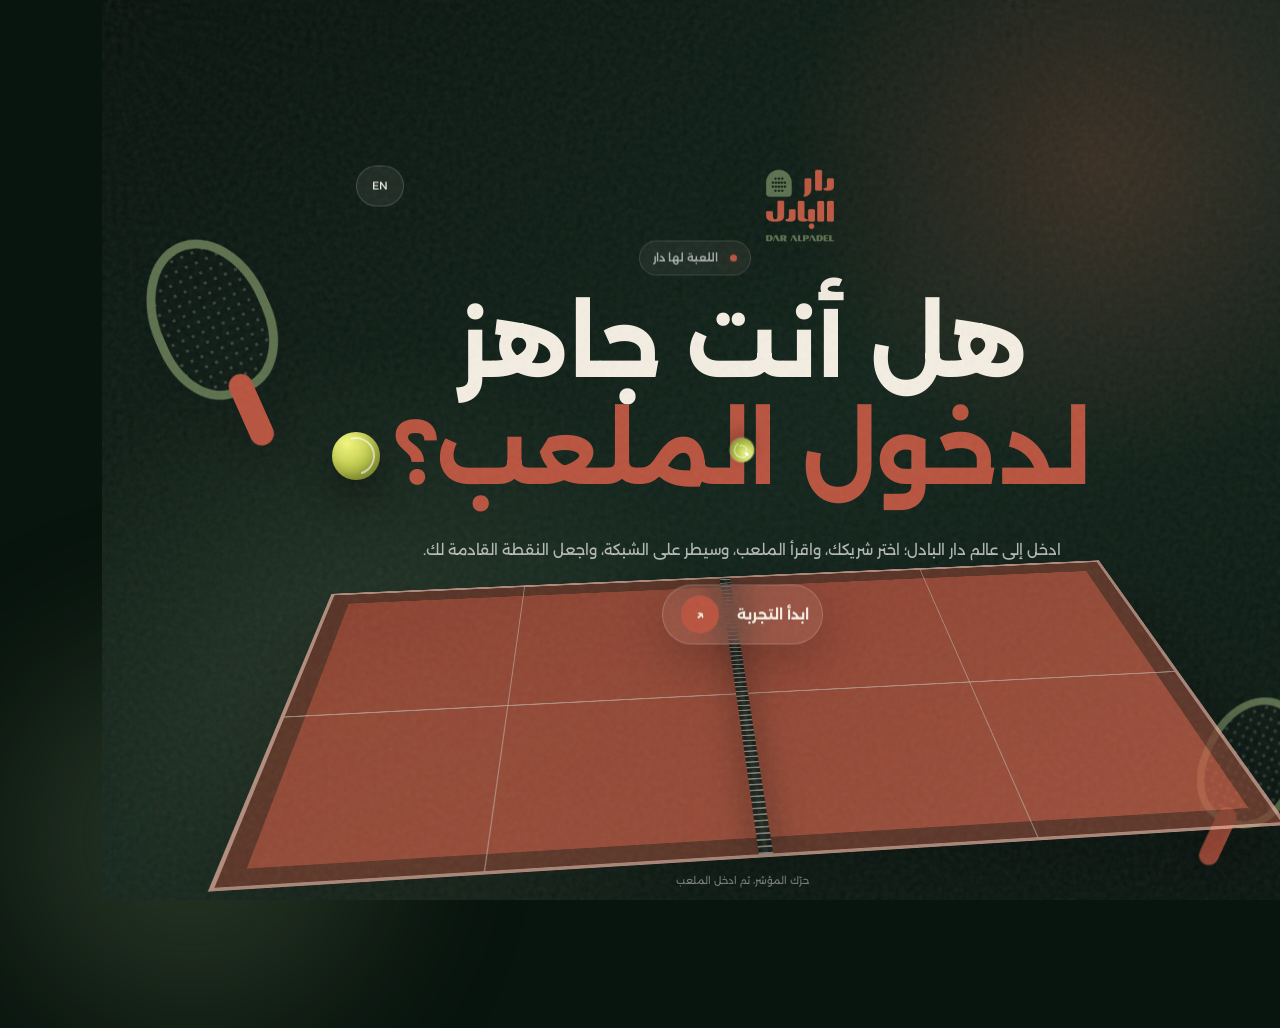
<file: index.html>
<!doctype html>
<html lang="ar" dir="rtl">
<head>
<meta charset="utf-8">
<meta name="viewport" content="width=device-width,initial-scale=1">
<title>دار البادل | هل أنت جاهز للعب؟</title>
<link rel="stylesheet" href="styles.css">
</head>
<body class="intro-page">
  <div class="intro-noise"></div>
  <div class="intro-glow intro-glow-a"></div>
  <div class="intro-glow intro-glow-b"></div>
  <main class="intro-scene" aria-label="مقدمة دار البادل">
    <div class="intro-court-shell">
      <div class="intro-court">
        <span class="intro-line intro-line-mid"></span>
        <span class="intro-line intro-line-left"></span>
        <span class="intro-line intro-line-right"></span>
        <span class="intro-net"></span>
      </div>
      <div class="intro-racket intro-racket-left"></div>
      <div class="intro-racket intro-racket-right"></div>
      <div class="intro-ball"></div>
    </div>

    <section class="intro-content">
      <img class="intro-logo" src="logo.png" alt="دار البادل">
      <p class="intro-kicker">اللعبة لها دار</p>
      <h1>هل أنت جاهز<br><span>لدخول الملعب؟</span></h1>
      <p class="intro-copy">ادخل إلى عالم دار البادل؛ اختر شريكك، واقرأ الملعب، وسيطر على الشبكة، واجعل النقطة القادمة لك.</p>
      <a class="intro-enter" href="home.html">
        <span>ابدأ التجربة</span>
        <i aria-hidden="true">↗</i>
      </a>
      <button class="intro-lang" type="button" aria-label="Switch language">EN</button>
    </section>
    <div class="intro-hint">حرّك المؤشر، ثم ادخل الملعب</div>
  </main>
<script src="script.js"></script>
</body>
</html>
</file>
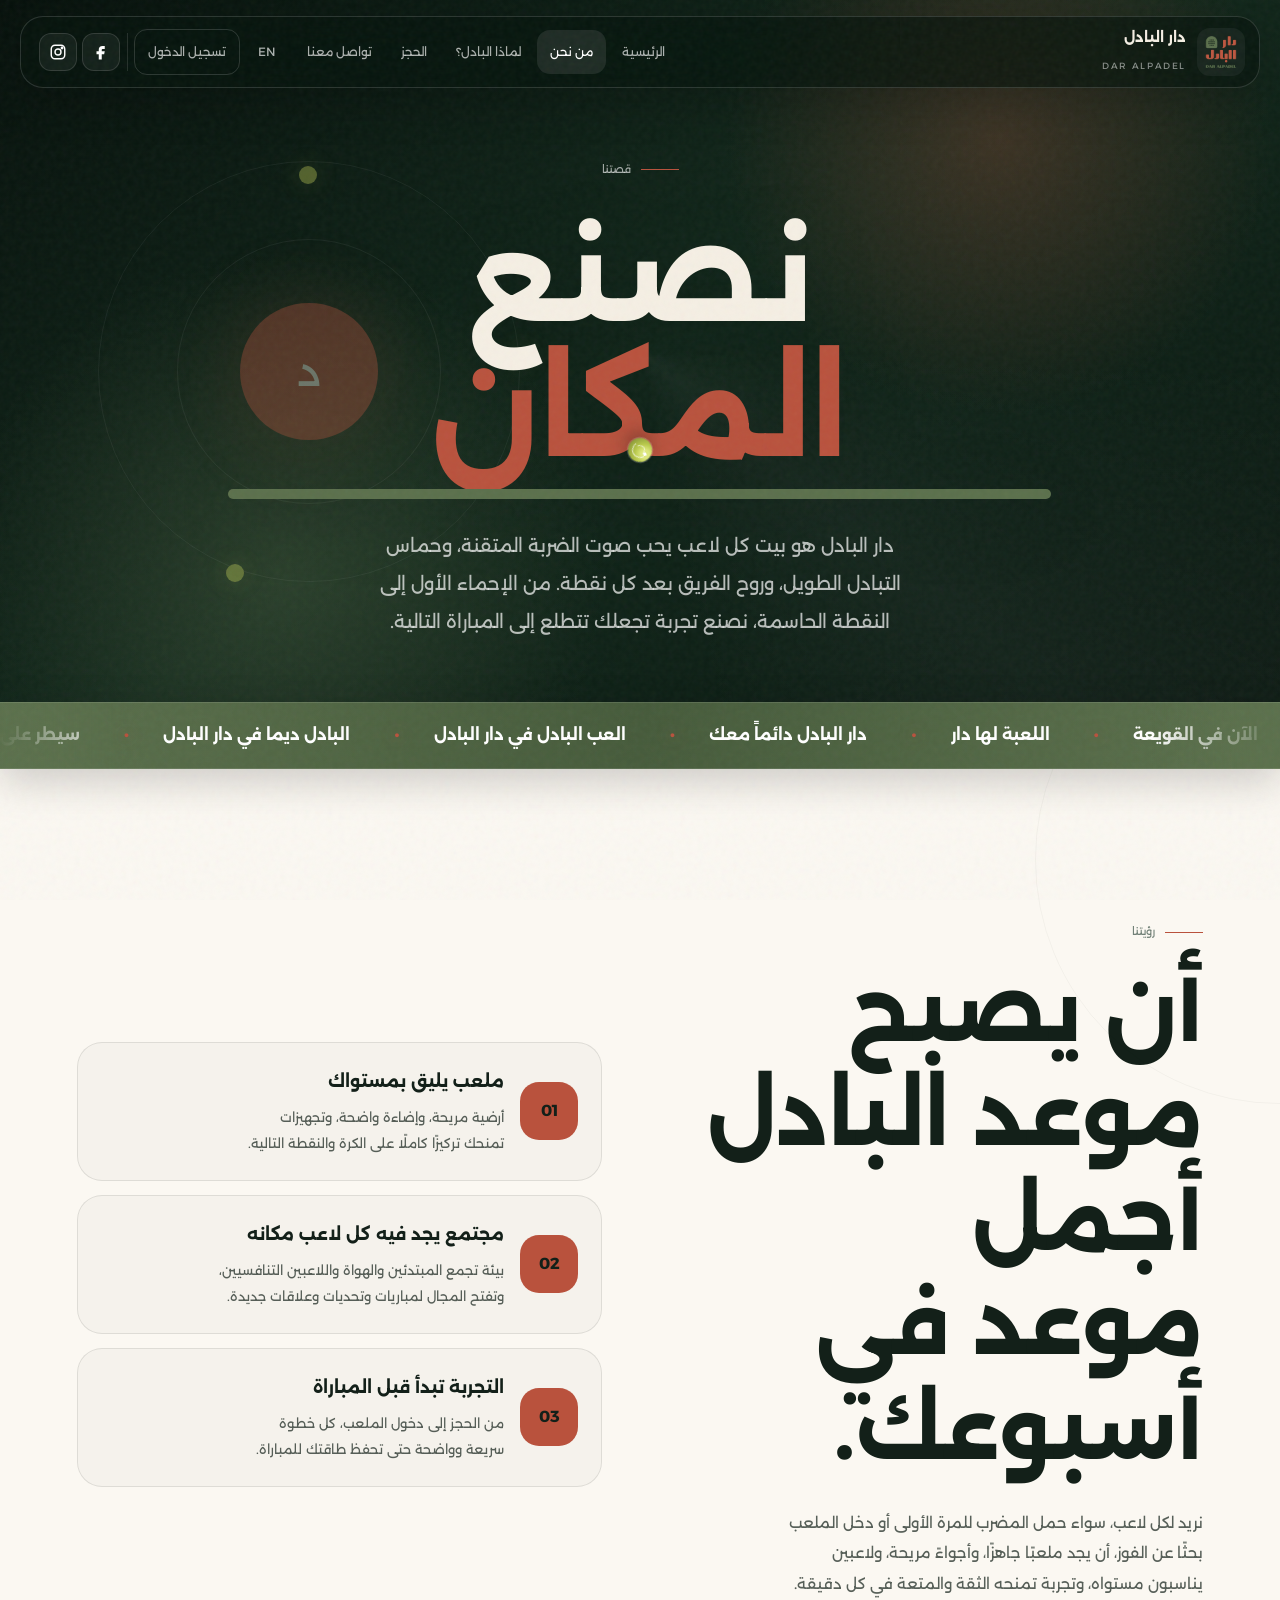
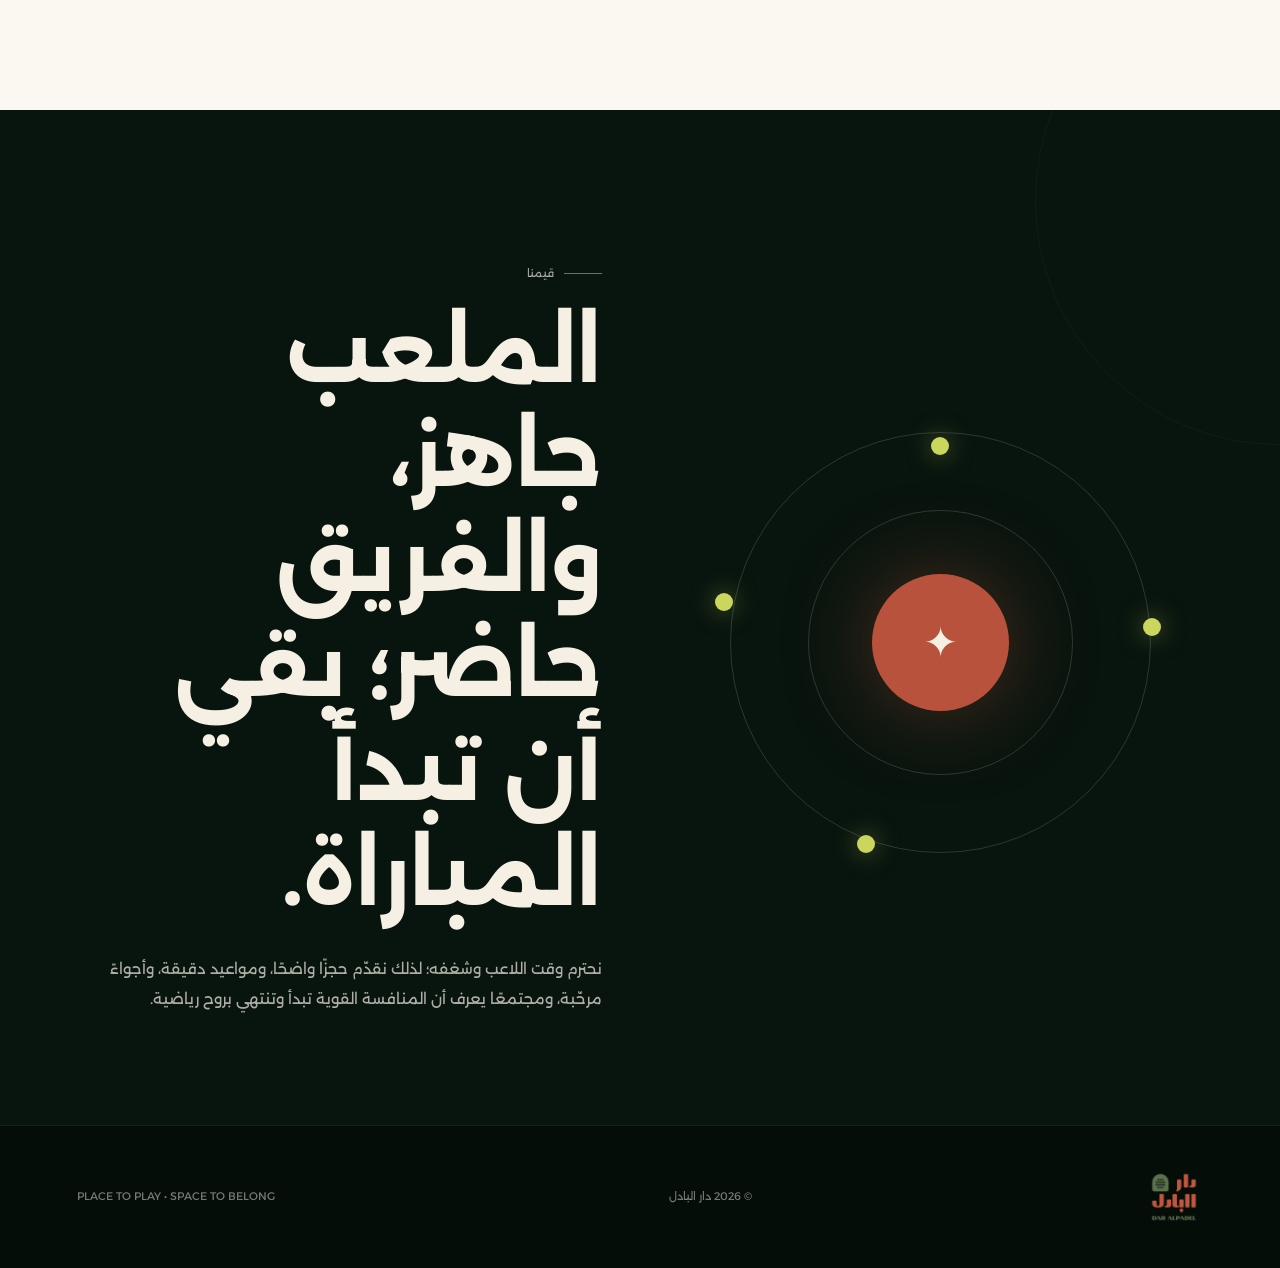
<file: about.html>
<!doctype html><html lang="ar" dir="rtl"><head><meta charset="utf-8"><meta name="viewport" content="width=device-width,initial-scale=1"><title>من نحن | Dar Alpadel</title><link rel="stylesheet" href="styles.css"></head><body><div class="page-progress"></div><header class="site-header"><a class="brand" href="home.html"><img src="logo.png"><div class="brand-copy"><strong>دار البادل</strong><small>DAR ALPADEL</small></div></a><button class="menu-toggle">☰</button><nav class="nav"><a href="home.html">الرئيسية</a><a class="active" href="about.html">من نحن</a><a href="why.html">لماذا البادل؟</a><a href="booking.html">الحجز</a><a href="contact.html">تواصل معنا</a><button class="lang-switch">EN</button><a class="account" href="auth.html" data-account>تسجيل الدخول</a><div class="nav-social" aria-label="روابط التواصل الاجتماعي"><a href="https://www.facebook.com/people/Dar-Al-Padelدار-البادل/61592068286306/?mibextid=wwXIfr&rdid=MiP0dB0Iv1mhrRpL&share_url=https%3A%2F%2Fwww.facebook.com%2Fshare%2F18tF1cYrZf%2F%3Fmibextid%3DwwXIfr" target="_blank" rel="noopener" aria-label="فيسبوك"><svg viewBox="0 0 24 24" aria-hidden="true"><path d="M14 8h3V4h-3c-3.3 0-5 2-5 5v2H6v4h3v7h4v-7h3.2l.8-4H13V9c0-.7.3-1 1-1Z"/></svg></a><a href="https://www.instagram.com/daralpadel.ly" target="_blank" rel="noopener" aria-label="إنستغرام"><svg viewBox="0 0 24 24" aria-hidden="true"><rect x="3" y="3" width="18" height="18" rx="5"/><circle cx="12" cy="12" r="4"/><circle cx="17.4" cy="6.6" r="1"/></svg></a></div></nav></header><section class="hero" style="min-height:78svh"><div class="game-stage"><div class="orbit" style="position:absolute;left:5%;top:18%;opacity:.38"><div class="orbit-core">د</div><span class="orbit-dot"></span><span class="orbit-dot"></span><span class="orbit-dot"></span></div></div><div class="hero-copy"><span class="eyebrow">قصتنا</span><h1 style="font-size:clamp(60px,10vw,140px)">نصنع <span>المكان</span></h1><p>دار البادل هو بيت كل لاعب يحب صوت الضربة المتقنة، وحماس التبادل الطويل، وروح الفريق بعد كل نقطة. من الإحماء الأول إلى النقطة الحاسمة، نصنع تجربة تجعلك تتطلع إلى المباراة التالية.</p></div></section><section class="section light"><div class="section-grid"><div class="reveal"><span class="eyebrow" style="color:var(--muted)">رؤيتنا</span><h2>أن يصبح موعد البادل أجمل موعد في أسبوعك.</h2><p>نريد لكل لاعب، سواء حمل المضرب للمرة الأولى أو دخل الملعب بحثًا عن الفوز، أن يجد ملعبًا جاهزًا، وأجواءً مريحة، ولاعبين يناسبون مستواه، وتجربة تمنحه الثقة والمتعة في كل دقيقة.</p></div><div class="feature-stack reveal"><div class="feature"><div class="feature-icon">01</div><div><h3>ملعب يليق بمستواك</h3><p>أرضية مريحة، وإضاءة واضحة، وتجهيزات تمنحك تركيزًا كاملًا على الكرة والنقطة التالية.</p></div></div><div class="feature"><div class="feature-icon">02</div><div><h3>مجتمع يجد فيه كل لاعب مكانه</h3><p>بيئة تجمع المبتدئين والهواة واللاعبين التنافسيين، وتفتح المجال لمباريات وتحديات وعلاقات جديدة.</p></div></div><div class="feature"><div class="feature-icon">03</div><div><h3>التجربة تبدأ قبل المباراة</h3><p>من الحجز إلى دخول الملعب، كل خطوة سريعة وواضحة حتى تحفظ طاقتك للمباراة.</p></div></div></div></div></section><section class="section dark"><div class="section-grid"><div class="orbit reveal"><div class="orbit-core">✦</div><span class="orbit-dot"></span><span class="orbit-dot"></span><span class="orbit-dot"></span><span class="orbit-dot"></span></div><div class="reveal"><span class="eyebrow">قيمنا</span><h2>الملعب جاهز، والفريق حاضر؛ بقي أن تبدأ المباراة.</h2><p>نحترم وقت اللاعب وشغفه؛ لذلك نقدّم حجزًا واضحًا، ومواعيد دقيقة، وأجواءً مرحّبة، ومجتمعًا يعرف أن المنافسة القوية تبدأ وتنتهي بروح رياضية.</p></div></div></section><footer class="footer"><div class="footer-inner"><img src="logo.png"><p>© 2026 دار البادل</p><p>PLACE TO PLAY • SPACE TO BELONG</p></div></footer><script src="script.js"></script></body></html>
</file>
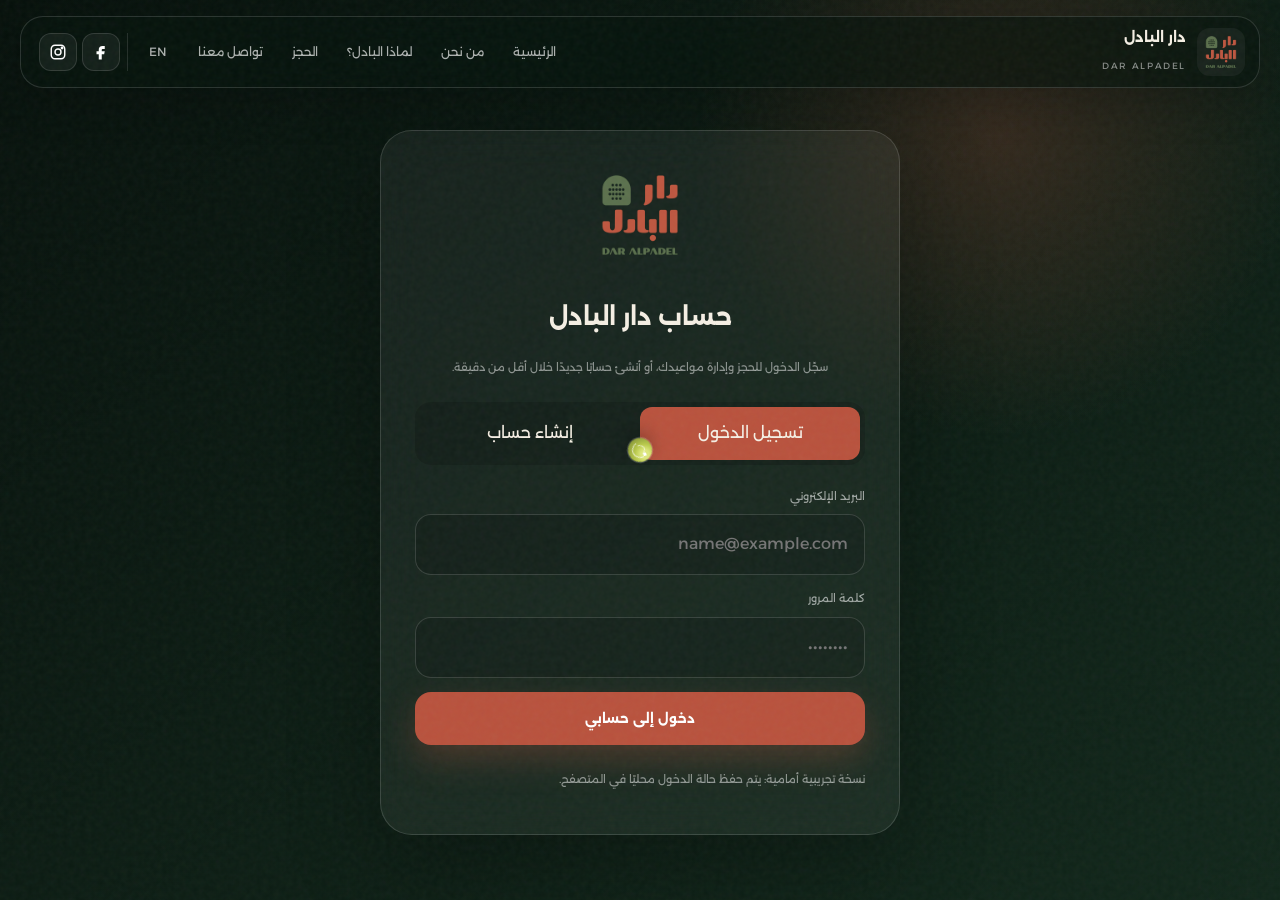
<file: auth.html>
<!doctype html><html lang="ar" dir="rtl"><head><meta charset="utf-8"><meta name="viewport" content="width=device-width,initial-scale=1"><title>الحساب | Dar Alpadel</title><link rel="stylesheet" href="styles.css"></head><body><header class="site-header"><a class="brand" href="home.html"><img src="logo.png"><div class="brand-copy"><strong>دار البادل</strong><small>DAR ALPADEL</small></div></a><button class="menu-toggle">☰</button><nav class="nav"><a href="home.html">الرئيسية</a><a href="about.html">من نحن</a><a href="why.html">لماذا البادل؟</a><a href="booking.html">الحجز</a><a href="contact.html">تواصل معنا</a><button class="lang-switch">EN</button><div class="nav-social" aria-label="روابط التواصل الاجتماعي"><a href="https://www.facebook.com/people/Dar-Al-Padelدار-البادل/61592068286306/?mibextid=wwXIfr&rdid=MiP0dB0Iv1mhrRpL&share_url=https%3A%2F%2Fwww.facebook.com%2Fshare%2F18tF1cYrZf%2F%3Fmibextid%3DwwXIfr" target="_blank" rel="noopener" aria-label="فيسبوك"><svg viewBox="0 0 24 24" aria-hidden="true"><path d="M14 8h3V4h-3c-3.3 0-5 2-5 5v2H6v4h3v7h4v-7h3.2l.8-4H13V9c0-.7.3-1 1-1Z"/></svg></a><a href="https://www.instagram.com/daralpadel.ly" target="_blank" rel="noopener" aria-label="إنستغرام"><svg viewBox="0 0 24 24" aria-hidden="true"><rect x="3" y="3" width="18" height="18" rx="5"/><circle cx="12" cy="12" r="4"/><circle cx="17.4" cy="6.6" r="1"/></svg></a></div></nav></header><main class="auth-shell"><section class="auth-card reveal in"><div class="logo-center"><img src="logo.png"><h2>حساب دار البادل</h2><p class="helper">سجّل الدخول للحجز وإدارة مواعيدك، أو أنشئ حسابًا جديدًا خلال أقل من دقيقة.</p></div><div class="auth-tabs"><button class="active" data-auth-tab="loginForm">تسجيل الدخول</button><button data-auth-tab="signupForm">إنشاء حساب</button></div><form class="auth-form active" id="loginForm"><div class="field"><label>البريد الإلكتروني</label><input type="email" name="email" required placeholder="name@example.com"></div><div class="field"><label>كلمة المرور</label><input type="password" name="password" required minlength="4" placeholder="••••••••"></div><button class="primary" type="submit">دخول إلى حسابي</button><p class="helper">نسخة تجريبية أمامية: يتم حفظ حالة الدخول محليًا في المتصفح.</p></form><form class="auth-form" id="signupForm"><div class="field"><label>الاسم الكامل</label><input name="name" required placeholder="اكتب اسمك"></div><div class="field"><label>البريد الإلكتروني</label><input type="email" name="email" required placeholder="name@example.com"></div><div class="field"><label>رقم الهاتف</label><input type="tel" name="phone" required placeholder="09X XXX XXXX"></div><div class="field"><label>كلمة المرور</label><input type="password" name="password" minlength="4" required placeholder="••••••••"></div><button class="primary" type="submit">إنشاء الحساب والمتابعة</button></form></section></main><script src="script.js"></script></body></html>
</file>
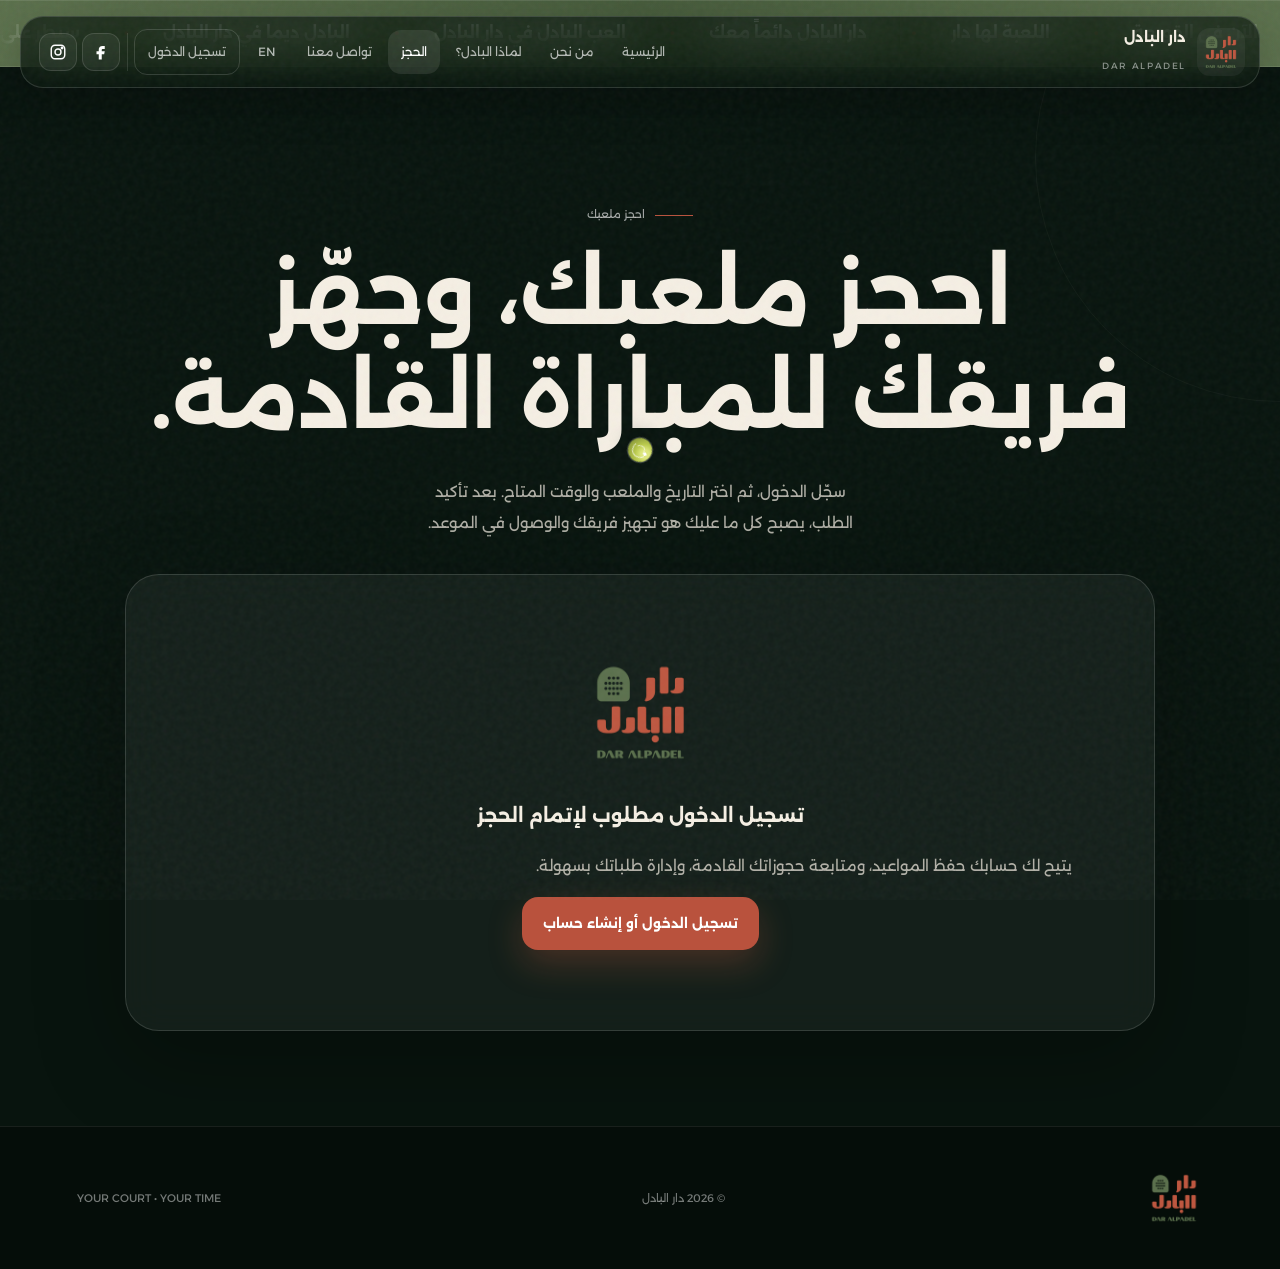
<file: booking.html>
<!doctype html><html lang="ar" dir="rtl"><head><meta charset="utf-8"><meta name="viewport" content="width=device-width,initial-scale=1"><title>الحجز | Dar Alpadel</title><link rel="stylesheet" href="styles.css"></head><body><header class="site-header"><a class="brand" href="home.html"><img src="logo.png"><div class="brand-copy"><strong>دار البادل</strong><small>DAR ALPADEL</small></div></a><button class="menu-toggle">☰</button><nav class="nav"><a href="home.html">الرئيسية</a><a href="about.html">من نحن</a><a href="why.html">لماذا البادل؟</a><a class="active" href="booking.html">الحجز</a><a href="contact.html">تواصل معنا</a><button class="lang-switch">EN</button><a class="account" href="auth.html" data-account>تسجيل الدخول</a><div class="nav-social" aria-label="روابط التواصل الاجتماعي"><a href="https://www.facebook.com/people/Dar-Al-Padelدار-البادل/61592068286306/?mibextid=wwXIfr&rdid=MiP0dB0Iv1mhrRpL&share_url=https%3A%2F%2Fwww.facebook.com%2Fshare%2F18tF1cYrZf%2F%3Fmibextid%3DwwXIfr" target="_blank" rel="noopener" aria-label="فيسبوك"><svg viewBox="0 0 24 24" aria-hidden="true"><path d="M14 8h3V4h-3c-3.3 0-5 2-5 5v2H6v4h3v7h4v-7h3.2l.8-4H13V9c0-.7.3-1 1-1Z"/></svg></a><a href="https://www.instagram.com/daralpadel.ly" target="_blank" rel="noopener" aria-label="إنستغرام"><svg viewBox="0 0 24 24" aria-hidden="true"><rect x="3" y="3" width="18" height="18" rx="5"/><circle cx="12" cy="12" r="4"/><circle cx="17.4" cy="6.6" r="1"/></svg></a></div></nav></header><main class="section dark" style="min-height:100svh;padding-top:130px"><div style="width:min(1080px,100%);margin:auto"><div class="reveal in" style="text-align:center;margin-bottom:36px"><span class="eyebrow">احجز ملعبك</span><h2 style="margin-inline:auto">احجز ملعبك، وجهّز فريقك للمباراة القادمة.</h2><p style="margin-inline:auto">سجّل الدخول، ثم اختر التاريخ والملعب والوقت المتاح. بعد تأكيد الطلب، يصبح كل ما عليك هو تجهيز فريقك والوصول في الموعد.</p></div><section id="bookingGate" class="panel booking-gate"><img src="logo.png"><h3>تسجيل الدخول مطلوب لإتمام الحجز</h3><p>يتيح لك حسابك حفظ المواعيد، ومتابعة حجوزاتك القادمة، وإدارة طلباتك بسهولة.</p><a class="primary" href="auth.html">تسجيل الدخول أو إنشاء حساب</a></section><section id="bookingArea" class="panel" hidden><div class="user-bar"><div><small>الحساب الحالي</small><strong id="userName" style="display:block;margin-top:4px"></strong></div><button class="secondary" data-logout>تسجيل الخروج</button></div><form id="bookingForm" class="form-grid"><div class="field"><label>تاريخ المباراة</label><input type="date" required></div><div class="field"><label>الملعب</label><select required><option>الملعب 01</option><option>الملعب 02</option><option>الملعب 03</option></select></div><div class="field full"><label>اختر الوقت المتاح</label><div class="slots"><button type="button" class="slot" data-time="16:00">16:00</button><button type="button" class="slot busy" data-time="17:30">17:30</button><button type="button" class="slot" data-time="19:00">19:00</button><button type="button" class="slot" data-time="20:30">20:30</button></div><input type="hidden" id="selectedTime" required></div><div class="field"><label>نوع الحجز</label><select><option>مباراة عادية</option><option>تدريب خاص</option><option>فعالية جماعية</option></select></div><div class="field"><label>عدد اللاعبين</label><select><option>2</option><option selected>4</option></select></div><div class="field full"><label>ملاحظات</label><textarea placeholder="أي متطلبات إضافية..."></textarea></div><div class="field full"><button class="primary" type="submit">تأكيد الحجز</button></div></form></section></div></main><footer class="footer"><div class="footer-inner"><img src="logo.png"><p>© 2026 دار البادل</p><p>YOUR COURT • YOUR TIME</p></div></footer><script src="script.js"></script></body></html>
</file>
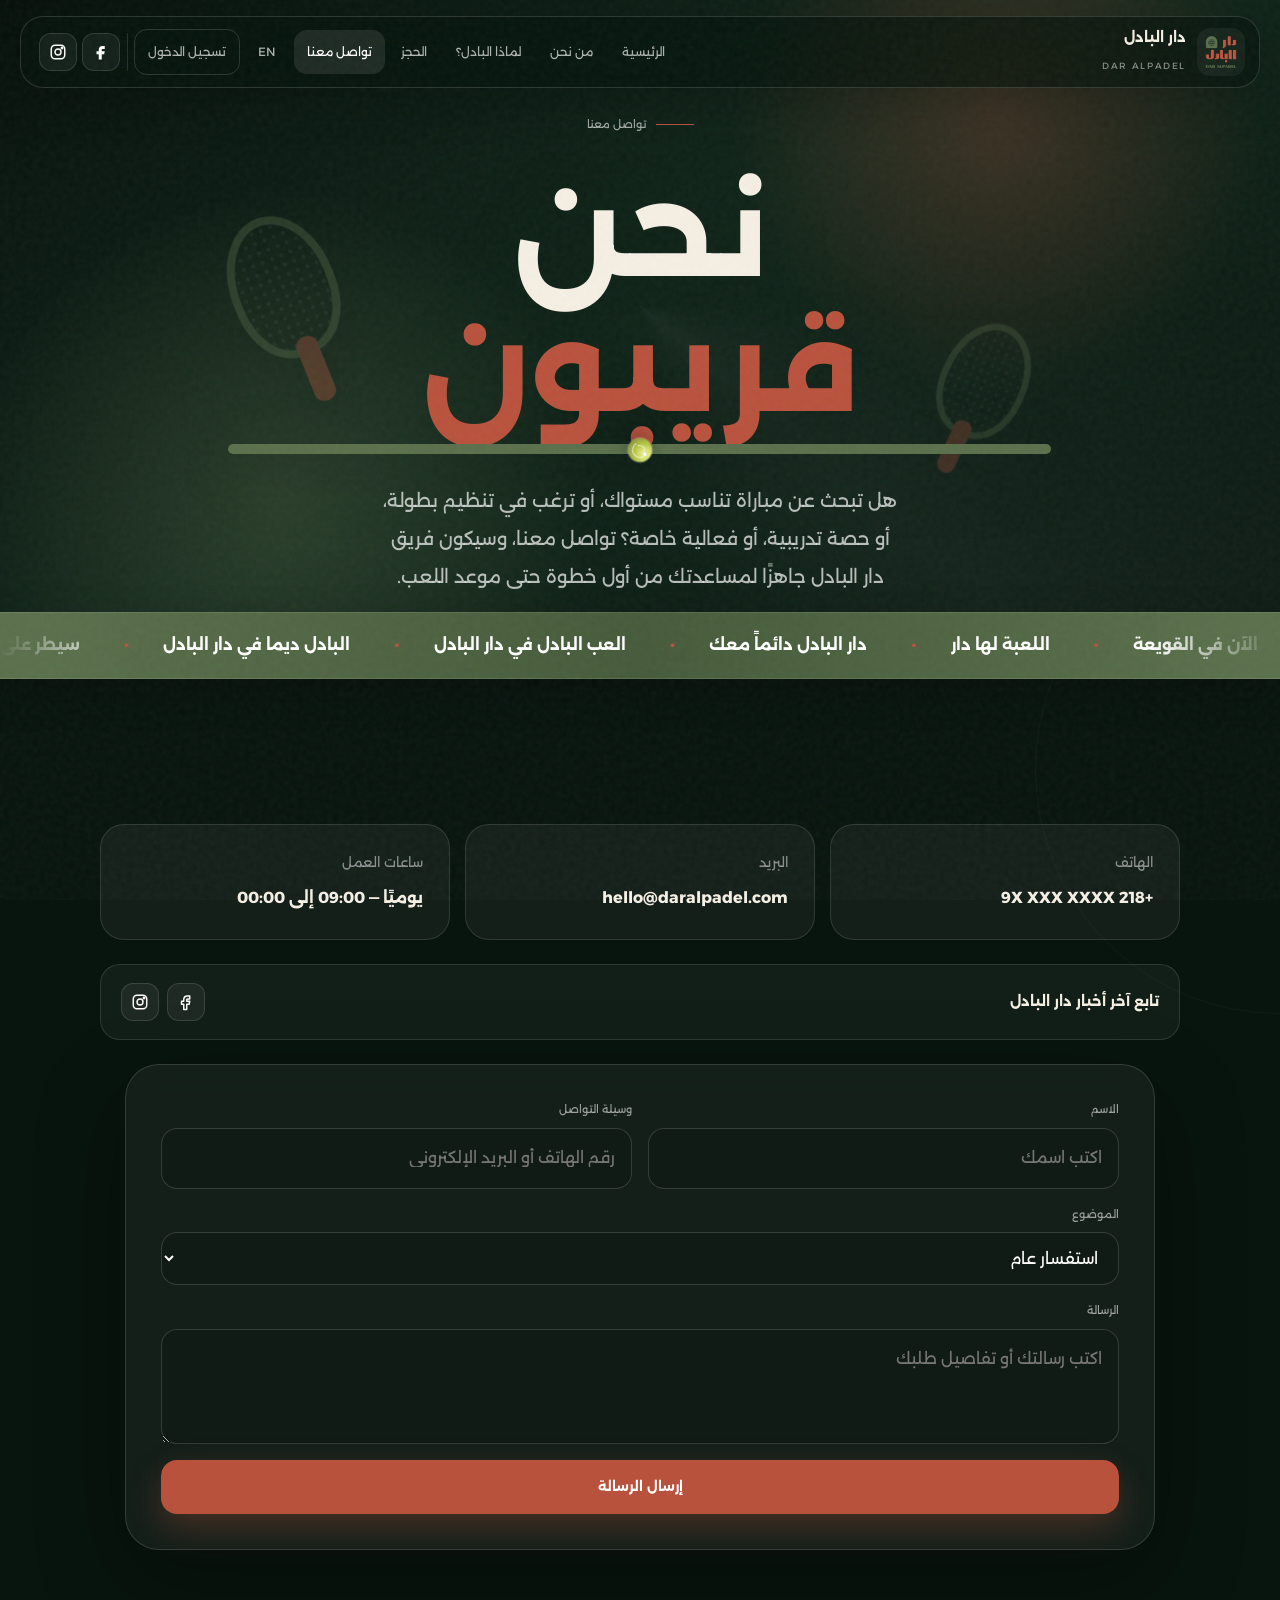
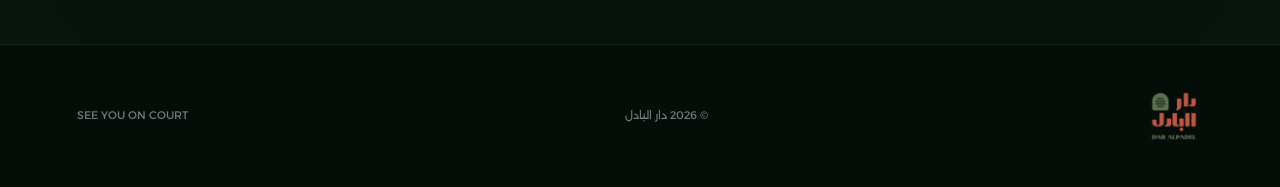
<file: contact.html>
<!doctype html><html lang="ar" dir="rtl"><head><meta charset="utf-8"><meta name="viewport" content="width=device-width,initial-scale=1"><title>تواصل معنا | Dar Alpadel</title><link rel="stylesheet" href="styles.css"></head><body><header class="site-header"><a class="brand" href="home.html"><img src="logo.png"><div class="brand-copy"><strong>دار البادل</strong><small>DAR ALPADEL</small></div></a><button class="menu-toggle">☰</button><nav class="nav"><a href="home.html">الرئيسية</a><a href="about.html">من نحن</a><a href="why.html">لماذا البادل؟</a><a href="booking.html">الحجز</a><a class="active" href="contact.html">تواصل معنا</a><button class="lang-switch">EN</button><a class="account" href="auth.html" data-account>تسجيل الدخول</a><div class="nav-social" aria-label="روابط التواصل الاجتماعي"><a href="https://www.facebook.com/people/Dar-Al-Padelدار-البادل/61592068286306/?mibextid=wwXIfr&rdid=MiP0dB0Iv1mhrRpL&share_url=https%3A%2F%2Fwww.facebook.com%2Fshare%2F18tF1cYrZf%2F%3Fmibextid%3DwwXIfr" target="_blank" rel="noopener" aria-label="فيسبوك"><svg viewBox="0 0 24 24" aria-hidden="true"><path d="M14 8h3V4h-3c-3.3 0-5 2-5 5v2H6v4h3v7h4v-7h3.2l.8-4H13V9c0-.7.3-1 1-1Z"/></svg></a><a href="https://www.instagram.com/daralpadel.ly" target="_blank" rel="noopener" aria-label="إنستغرام"><svg viewBox="0 0 24 24" aria-hidden="true"><rect x="3" y="3" width="18" height="18" rx="5"/><circle cx="12" cy="12" r="4"/><circle cx="17.4" cy="6.6" r="1"/></svg></a></div></nav></header><section class="hero" style="min-height:68svh"><div class="game-stage"><div class="racket one" style="left:18%;top:35%;opacity:.34"></div><div class="racket two" style="right:19%;bottom:26%;opacity:.28"></div></div><div class="hero-copy"><span class="eyebrow">تواصل معنا</span><h1 style="font-size:clamp(60px,10vw,140px)">نحن <span>قريبون</span></h1><p>هل تبحث عن مباراة تناسب مستواك، أو ترغب في تنظيم بطولة، أو حصة تدريبية، أو فعالية خاصة؟ تواصل معنا، وسيكون فريق دار البادل جاهزًا لمساعدتك من أول خطوة حتى موعد اللعب.</p></div></section><section class="section dark"><div style="width:min(1080px,100%);margin:auto"><div class="contact-cards reveal"><div class="contact-card"><small>الهاتف</small><strong>+218 9X XXX XXXX</strong></div><div class="contact-card"><small>البريد</small><strong>hello@daralpadel.com</strong></div><div class="contact-card"><small>ساعات العمل</small><strong>يوميًا — 09:00 إلى 00:00</strong></div></div><div class="contact-social reveal"><span>تابع آخر أخبار دار البادل</span><div class="social-links"><a href="https://www.facebook.com/people/Dar-Al-Padelدار-البادل/61592068286306/?mibextid=wwXIfr&rdid=MiP0dB0Iv1mhrRpL&share_url=https%3A%2F%2Fwww.facebook.com%2Fshare%2F18tF1cYrZf%2F%3Fmibextid%3DwwXIfr" target="_blank" rel="noopener" aria-label="فيسبوك"><svg viewBox="0 0 24 24" aria-hidden="true"><path d="M14 8h3V4h-3c-3.3 0-5 2-5 5v2H6v4h3v7h4v-7h3.2l.8-4H13V9c0-.7.3-1 1-1Z"/></svg></a><a href="https://www.instagram.com/daralpadel.ly" target="_blank" rel="noopener" aria-label="إنستغرام"><svg viewBox="0 0 24 24" aria-hidden="true"><rect x="3" y="3" width="18" height="18" rx="5"/><circle cx="12" cy="12" r="4"/><circle cx="17.4" cy="6.6" r="1"/></svg></a></div></div><form class="panel form-grid reveal" id="contactForm"><div class="field"><label>الاسم</label><input required placeholder="اكتب اسمك"></div><div class="field"><label>وسيلة التواصل</label><input required placeholder="رقم الهاتف أو البريد الإلكتروني"></div><div class="field full"><label>الموضوع</label><select><option>استفسار عام</option><option>تنظيم بطولة</option><option>فعالية خاصة</option><option>شراكة أو رعاية</option></select></div><div class="field full"><label>الرسالة</label><textarea required placeholder="اكتب رسالتك أو تفاصيل طلبك"></textarea></div><div class="field full"><button class="primary">إرسال الرسالة</button></div></form></div></section><footer class="footer"><div class="footer-inner"><img src="logo.png"><p>© 2026 دار البادل</p><p>SEE YOU ON COURT</p></div></footer><script src="script.js"></script></body></html>
</file>
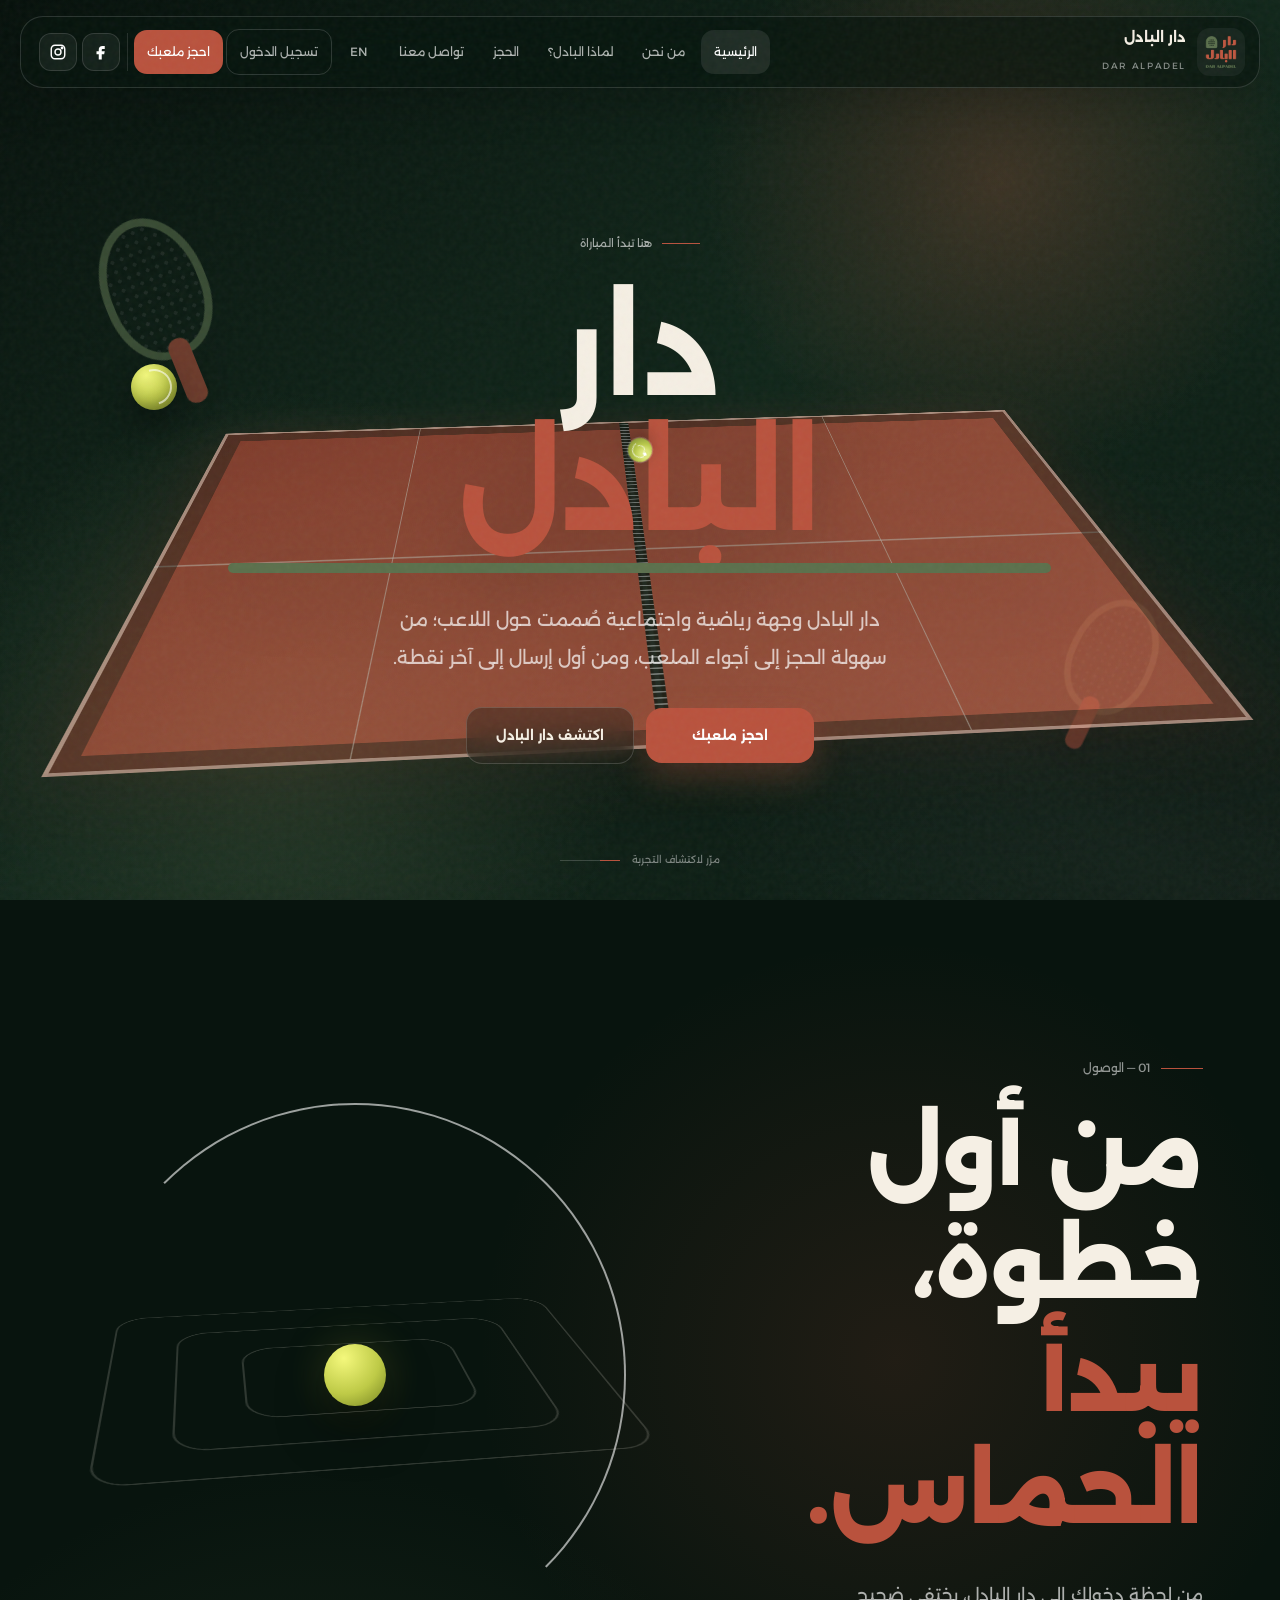
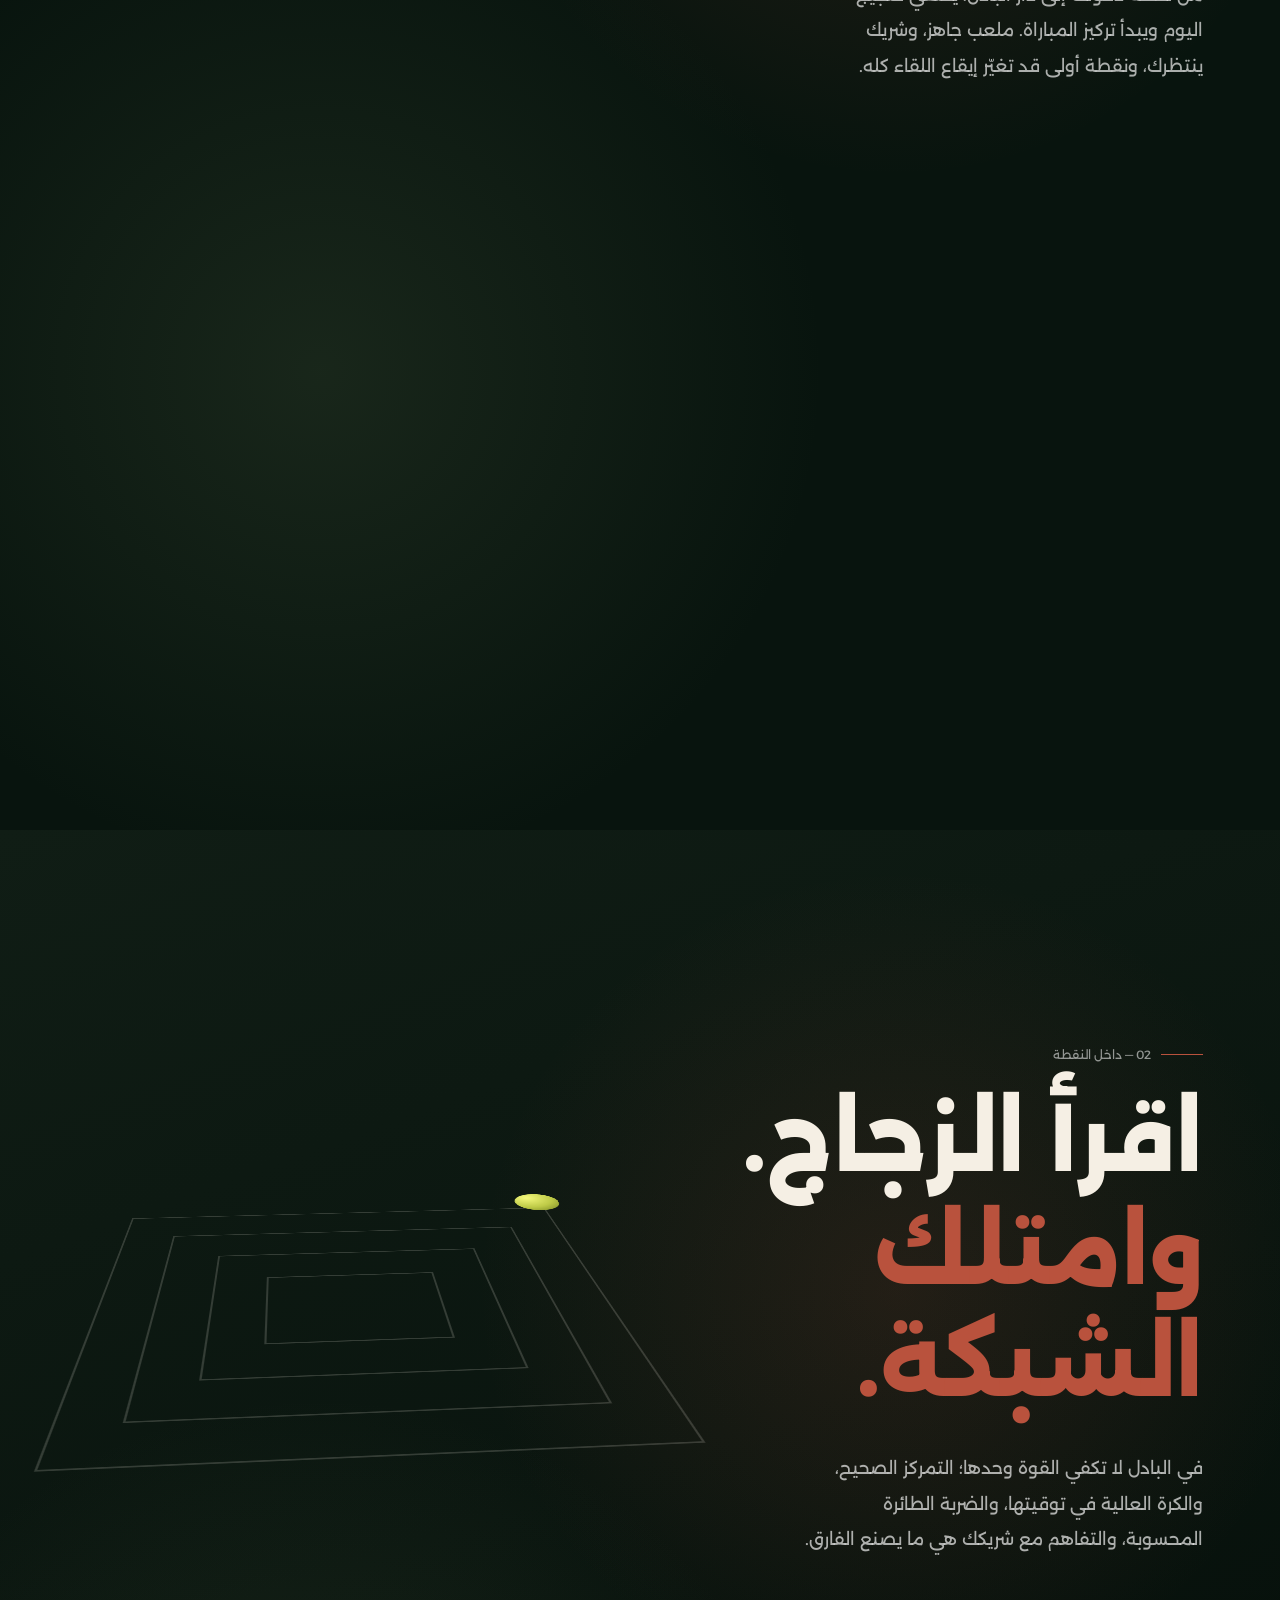
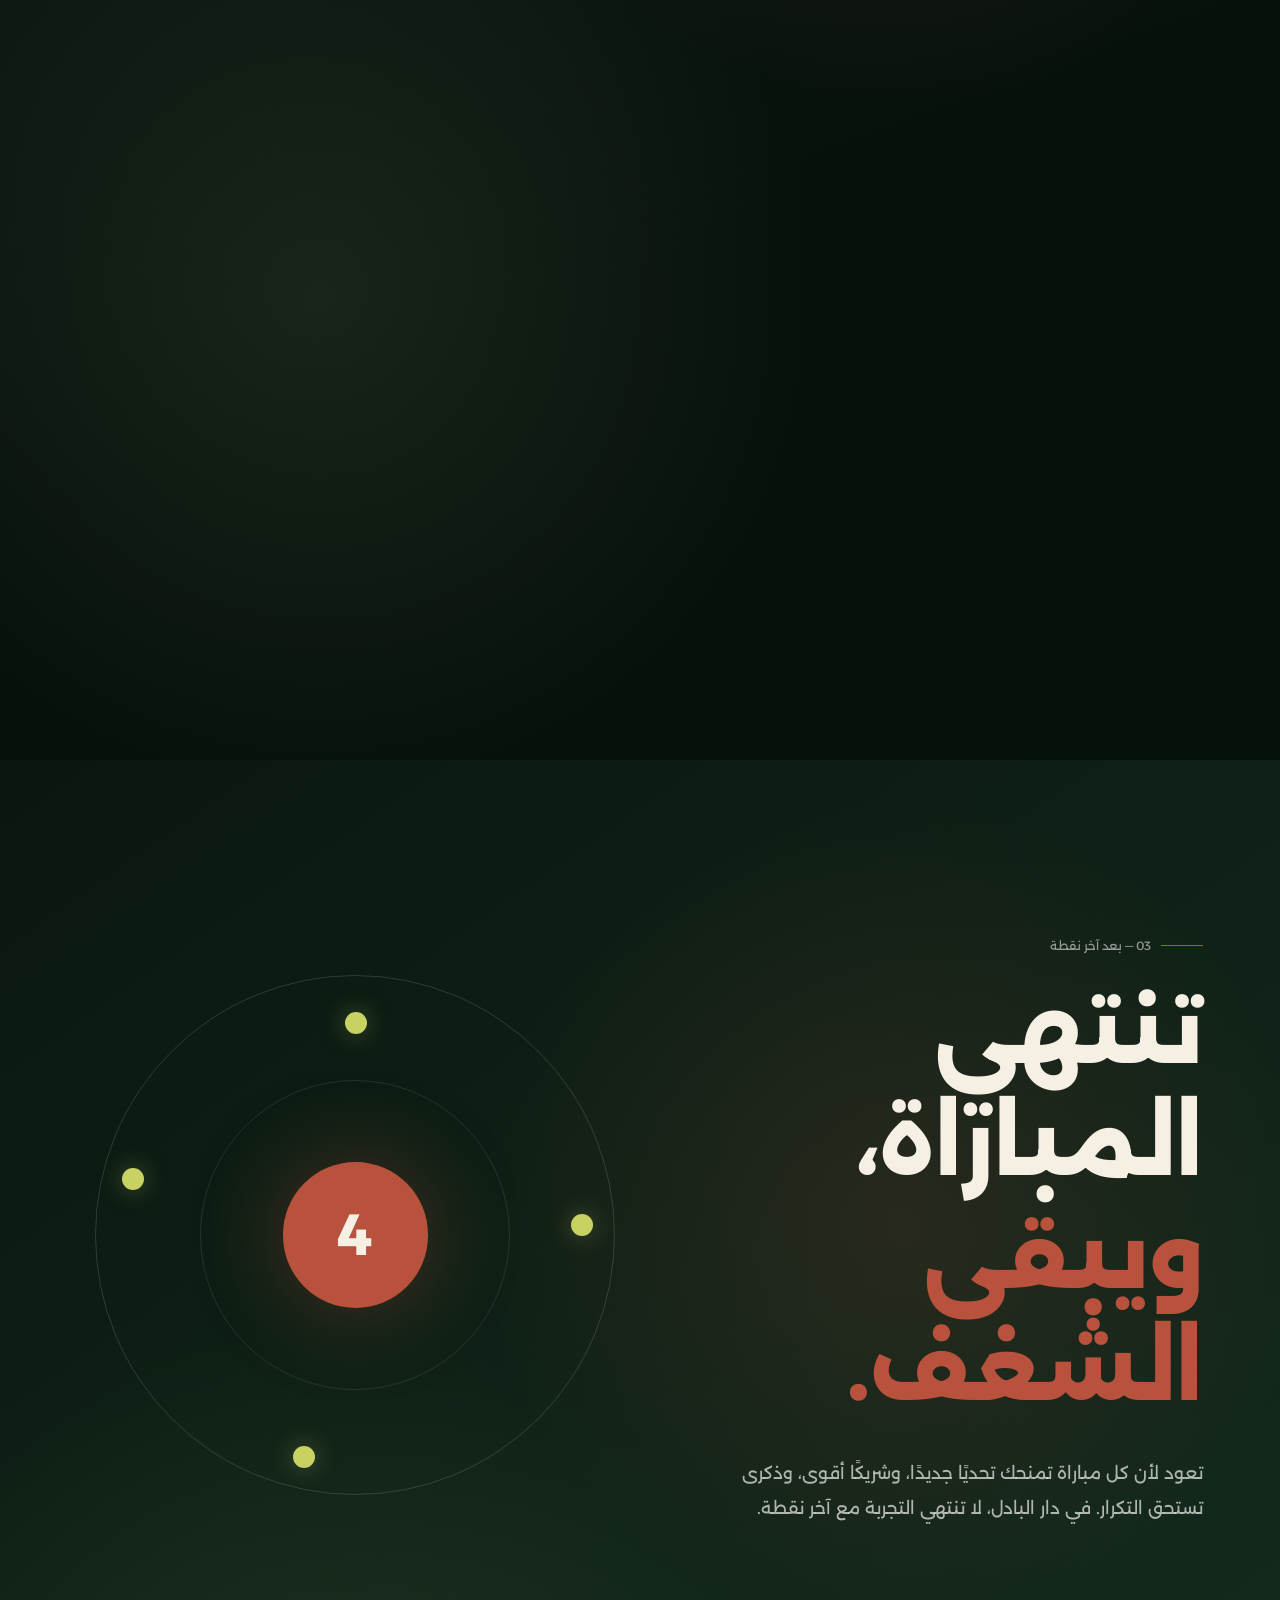
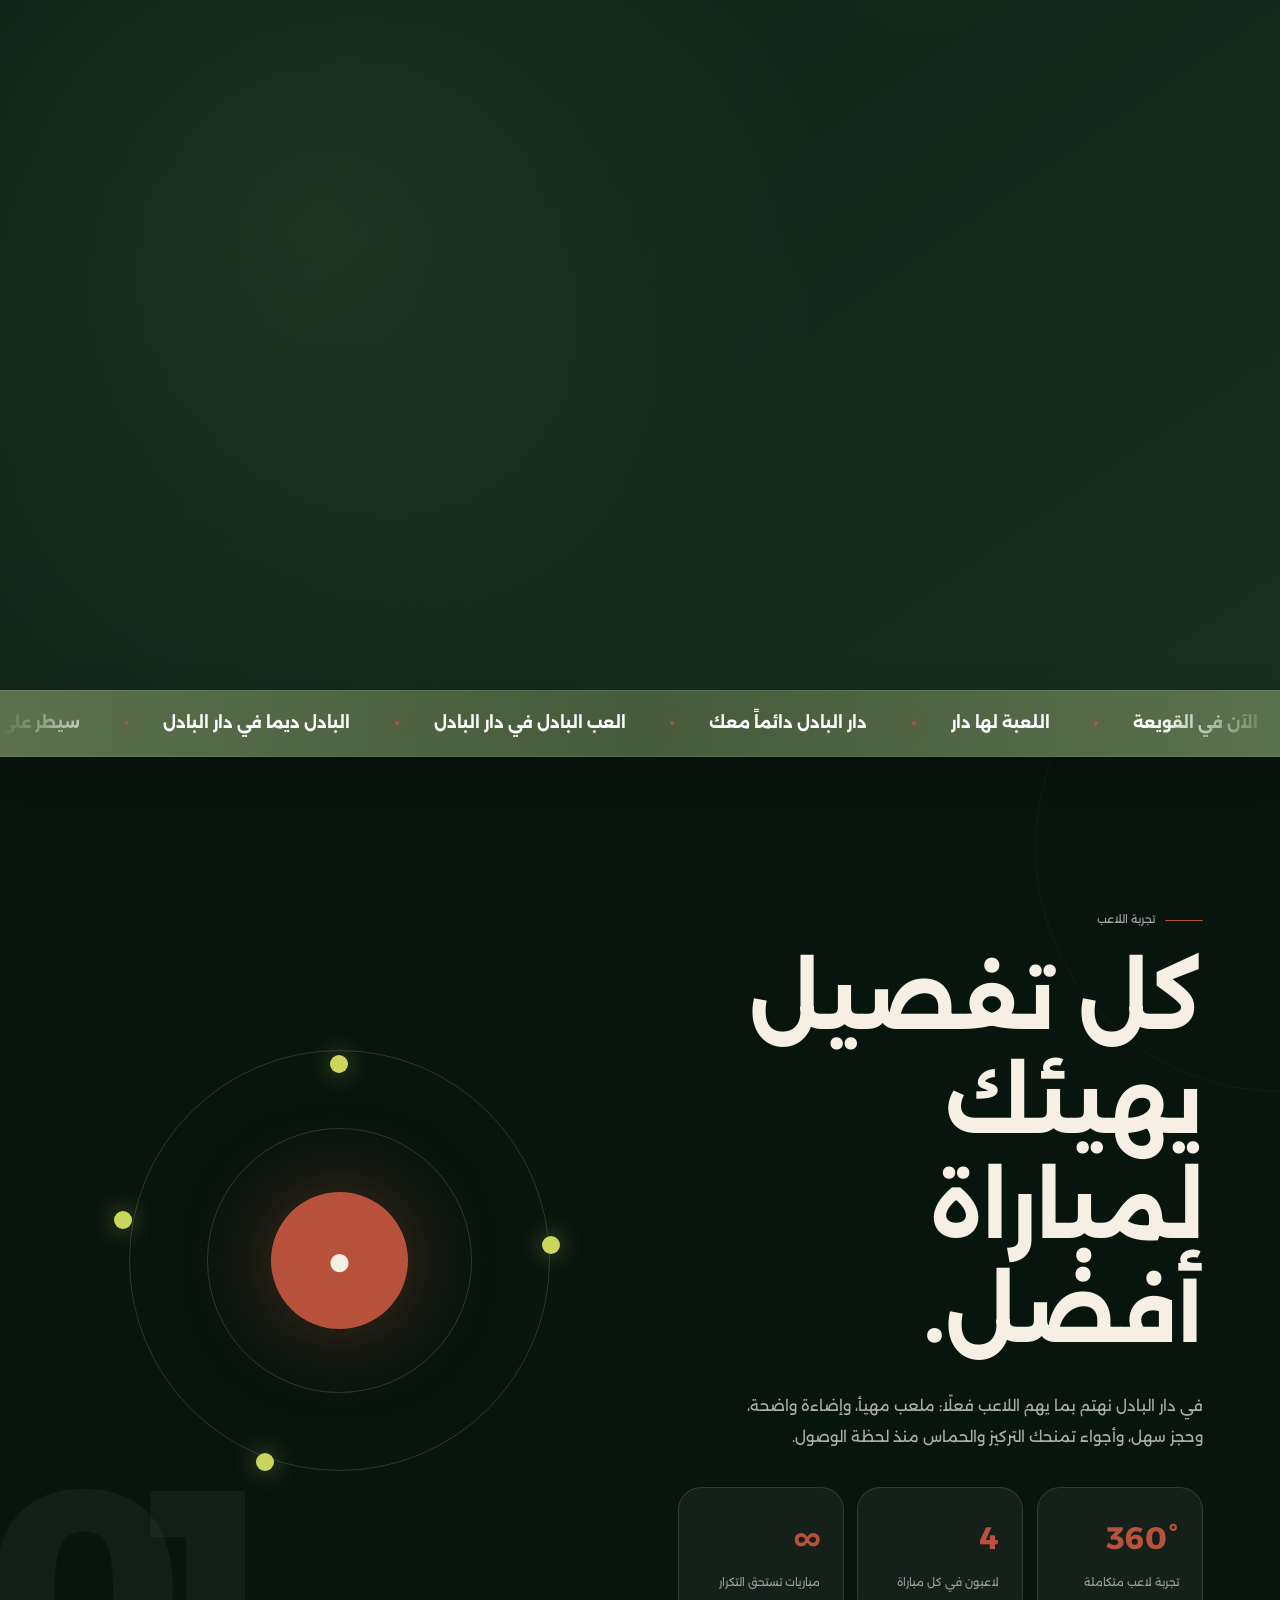
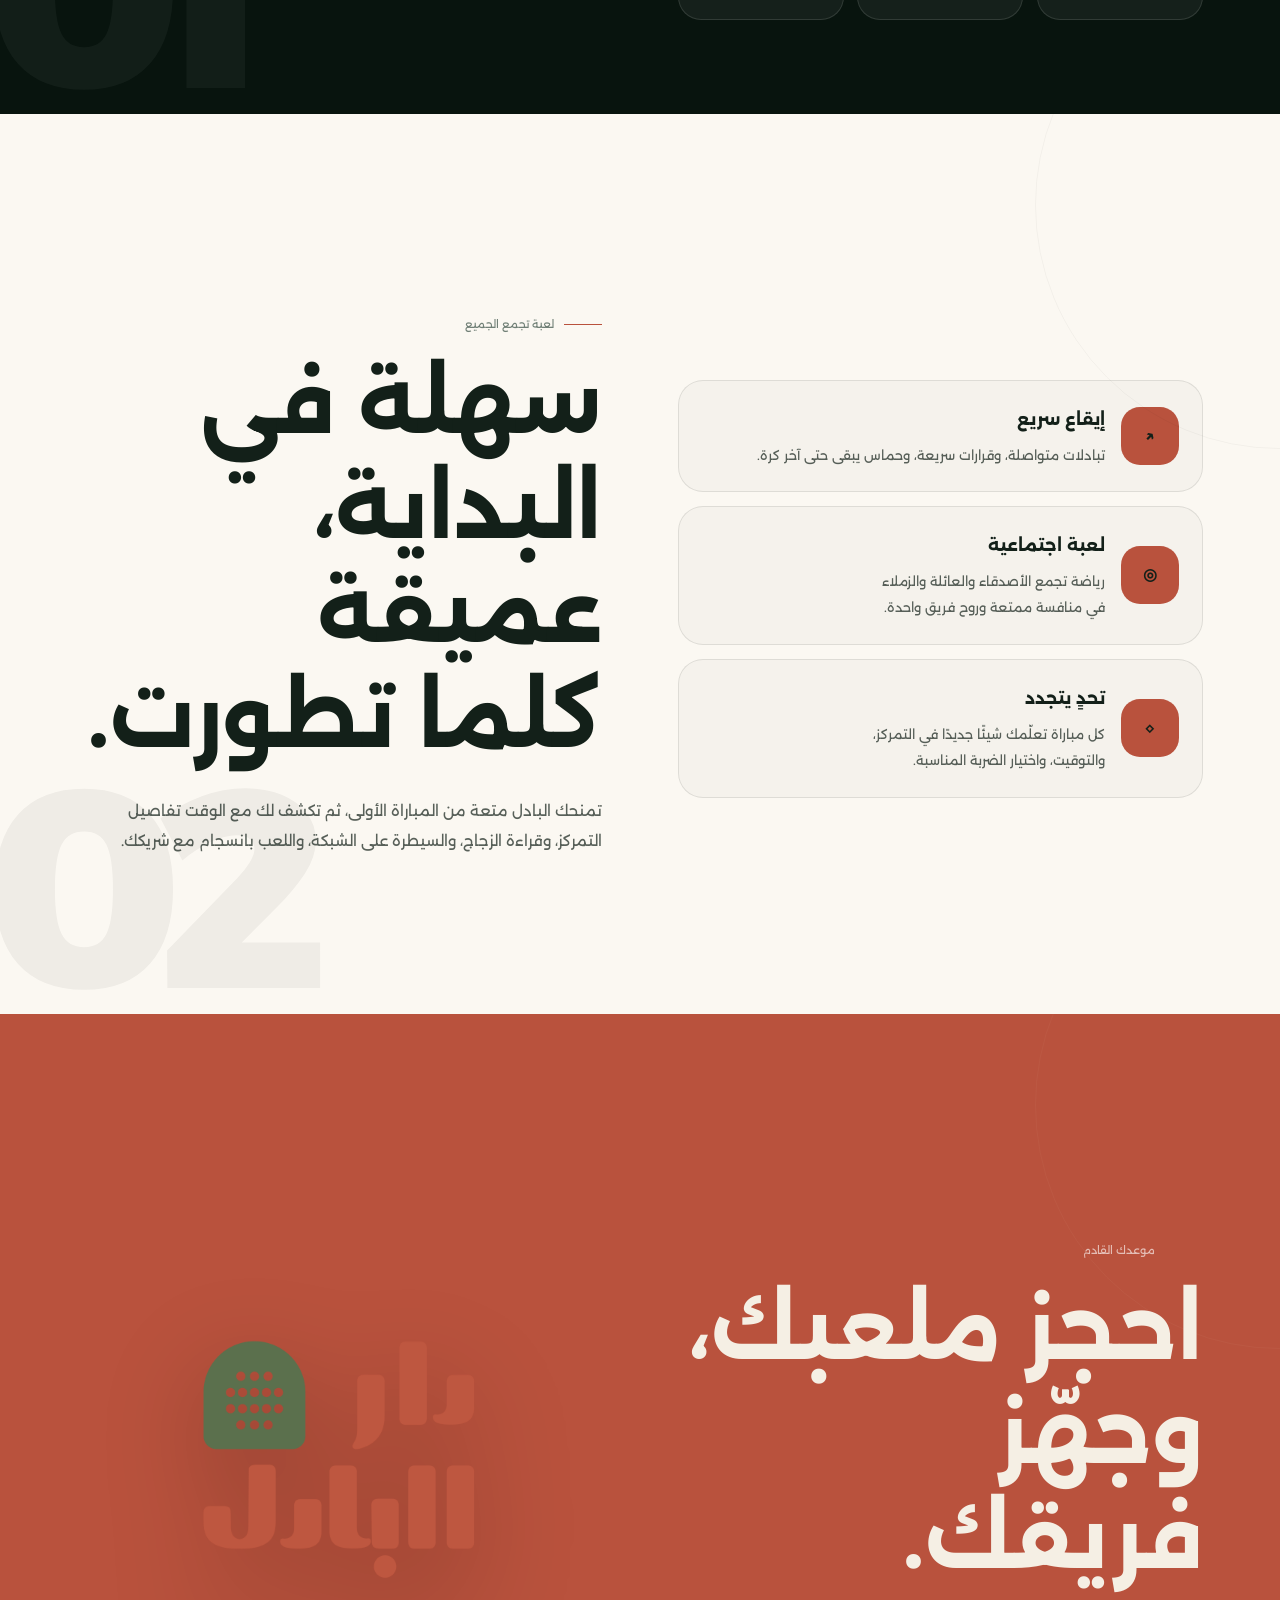
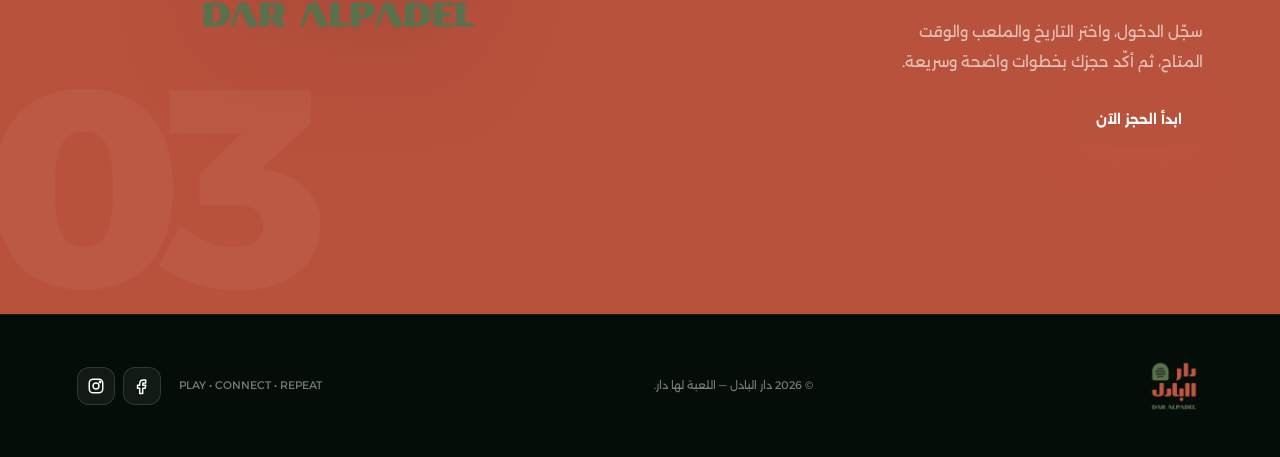
<file: home.html>
<!doctype html><html lang="ar" dir="rtl"><head><meta charset="utf-8"><meta name="viewport" content="width=device-width,initial-scale=1"><title>دار البادل | Dar Alpadel</title><link rel="stylesheet" href="styles.css"></head><body><div class="page-progress"></div>
<header class="site-header"><a class="brand" href="home.html"><img src="logo.png" alt="Dar Alpadel"><div class="brand-copy"><strong>دار البادل</strong><small>DAR ALPADEL</small></div></a><button class="menu-toggle">☰</button><nav class="nav"><a class="active" href="home.html" data-i18n="home"></a><a href="about.html" data-i18n="about"></a><a href="why.html" data-i18n="why"></a><a href="booking.html" data-i18n="booking"></a><a href="contact.html" data-i18n="contact"></a><button class="lang-switch">EN</button><a class="account" href="auth.html" data-account data-i18n="login"></a><a class="cta" href="booking.html" data-i18n="bookNow"></a><div class="nav-social" aria-label="روابط التواصل الاجتماعي"><a href="https://www.facebook.com/people/Dar-Al-Padelدار-البادل/61592068286306/?mibextid=wwXIfr&rdid=MiP0dB0Iv1mhrRpL&share_url=https%3A%2F%2Fwww.facebook.com%2Fshare%2F18tF1cYrZf%2F%3Fmibextid%3DwwXIfr" target="_blank" rel="noopener" aria-label="فيسبوك"><svg viewBox="0 0 24 24" aria-hidden="true"><path d="M14 8h3V4h-3c-3.3 0-5 2-5 5v2H6v4h3v7h4v-7h3.2l.8-4H13V9c0-.7.3-1 1-1Z"/></svg></a><a href="https://www.instagram.com/daralpadel.ly" target="_blank" rel="noopener" aria-label="إنستغرام"><svg viewBox="0 0 24 24" aria-hidden="true"><rect x="3" y="3" width="18" height="18" rx="5"/><circle cx="12" cy="12" r="4"/><circle cx="17.4" cy="6.6" r="1"/></svg></a></div></nav></header>
<main><section class="hero"><div class="game-stage"><div class="court-wrap"><div class="court"><div class="net"></div><div class="wall back"></div><div class="wall side1"></div><div class="wall side2"></div></div></div><div class="ball"></div><div class="racket one"></div><div class="racket two"></div></div><div class="hero-copy"><span class="eyebrow" data-i18n="heroEye"></span><h1 data-i18n="heroTitle"></h1><p data-i18n="heroText"></p><div class="hero-actions"><a class="primary hero-book" href="booking.html" data-i18n="bookNow"></a><a class="secondary hero-about" href="about.html" data-i18n="discoverMore"></a></div></div><div class="scroll-cue"><span data-i18n="scroll"></span><i></i></div></section>
<section class="cinema-chapter cinema-arrival" aria-label="رحلة اللاعب">
  <div class="cinema-sticky">
    <div class="cinema-copy reveal">
      <span class="chapter-index">01 — الوصول</span>
      <h2>من أول خطوة،<br><em>يبدأ الحماس.</em></h2>
      <p>من لحظة دخولك إلى دار البادل، يختفي ضجيج اليوم ويبدأ تركيز المباراة. ملعب جاهز، وشريك ينتظرك، ونقطة أولى قد تغيّر إيقاع اللقاء كله.</p>
    </div>
    <div class="cinema-visual" aria-hidden="true">
      <div class="tunnel-ring r1"></div><div class="tunnel-ring r2"></div><div class="tunnel-ring r3"></div>
      <div class="travel-ball"></div>
    </div>
  </div>
</section>
<section class="cinema-chapter cinema-rally" aria-label="إيقاع المباراة">
  <div class="cinema-sticky">
    <div class="cinema-copy reveal">
      <span class="chapter-index">02 — داخل النقطة</span>
      <h2>اقرأ الزجاج.<br><em>وامتلك الشبكة.</em></h2>
      <p>في البادل لا تكفي القوة وحدها؛ التمركز الصحيح، والكرة العالية في توقيتها، والضربة الطائرة المحسوبة، والتفاهم مع شريكك هي ما يصنع الفارق.</p>
    </div>
    <div class="rally-lines" aria-hidden="true"><i></i><i></i><i></i><i></i><span></span></div>
  </div>
</section>
<section class="cinema-chapter cinema-community" aria-label="مجتمع دار البادل">
  <div class="cinema-sticky">
    <div class="cinema-copy reveal">
      <span class="chapter-index">03 — بعد آخر نقطة</span>
      <h2>تنتهي المباراة،<br><em>ويبقى الشغف.</em></h2>
      <p>تعود لأن كل مباراة تمنحك تحديًا جديدًا، وشريكًا أقوى، وذكرى تستحق التكرار. في دار البادل، لا تنتهي التجربة مع آخر نقطة.</p>
    </div>
    <div class="community-orbit" aria-hidden="true"><b>4</b><span></span><span></span><span></span><span></span></div>
  </div>
</section>
<section class="section dark"><div class="big-number">01</div><div class="section-grid"><div class="reveal"><span class="eyebrow" data-i18n="s1Eye"></span><h2 data-i18n="s1Title"></h2><p data-i18n="s1Text"></p><div class="kpi-row"><div class="kpi"><strong>360°</strong><span data-i18n="k1"></span></div><div class="kpi"><strong>4</strong><span data-i18n="k2"></span></div><div class="kpi"><strong>∞</strong><span data-i18n="k3"></span></div></div></div><div class="orbit reveal"><div class="orbit-core">●</div><span class="orbit-dot"></span><span class="orbit-dot"></span><span class="orbit-dot"></span><span class="orbit-dot"></span></div></div></section>
<section class="section light"><div class="big-number">02</div><div class="section-grid"><div class="feature-stack reveal"><div class="feature"><div class="feature-icon">↗</div><div><h3 data-i18n="f1"></h3><p data-i18n="f1p"></p></div></div><div class="feature"><div class="feature-icon">◎</div><div><h3 data-i18n="f2"></h3><p data-i18n="f2p"></p></div></div><div class="feature"><div class="feature-icon">◇</div><div><h3 data-i18n="f3"></h3><p data-i18n="f3p"></p></div></div></div><div class="reveal"><span class="eyebrow" style="color:var(--muted)" data-i18n="s2Eye"></span><h2 data-i18n="s2Title"></h2><p data-i18n="s2Text"></p></div></div></section>
<section class="section clay"><div class="big-number">03</div><div class="section-grid"><div class="reveal"><span class="eyebrow" data-i18n="s3Eye"></span><h2 data-i18n="s3Title"></h2><p data-i18n="s3Text"></p><a class="primary" href="auth.html" data-i18n="startBooking"></a></div><div class="reveal float" style="text-align:center"><img src="logo.png" alt="Dar Alpadel" style="width:min(360px,75vw);filter:drop-shadow(0 30px 50px rgba(0,0,0,.22))"></div></div></section></main>
<footer class="footer"><div class="footer-inner"><img src="logo.png" alt=""><p data-i18n="footer"></p><div class="footer-side"><p>PLAY • CONNECT • REPEAT</p><div class="social-links"><a href="https://www.facebook.com/people/Dar-Al-Padelدار-البادل/61592068286306/?mibextid=wwXIfr&rdid=MiP0dB0Iv1mhrRpL&share_url=https%3A%2F%2Fwww.facebook.com" target="_blank" rel="noopener" aria-label="فيسبوك"><svg viewBox="0 0 24 24" aria-hidden="true"><path d="M14 8h3V4h-3c-3.3 0-5 2-5 5v2H6v4h3v7h4v-7h3.2l.8-4H13V9c0-.7.3-1 1-1Z"/></svg></a><a href="https://www.instagram.com/daralpadel.ly" target="_blank" rel="noopener" aria-label="إنستغرام"><svg viewBox="0 0 24 24" aria-hidden="true"><rect x="3" y="3" width="18" height="18" rx="5"/><circle cx="12" cy="12" r="4"/><circle cx="17.4" cy="6.6" r="1"/></svg></a></div></div></div></footer><script src="script.js"></script></body></html>
</file>
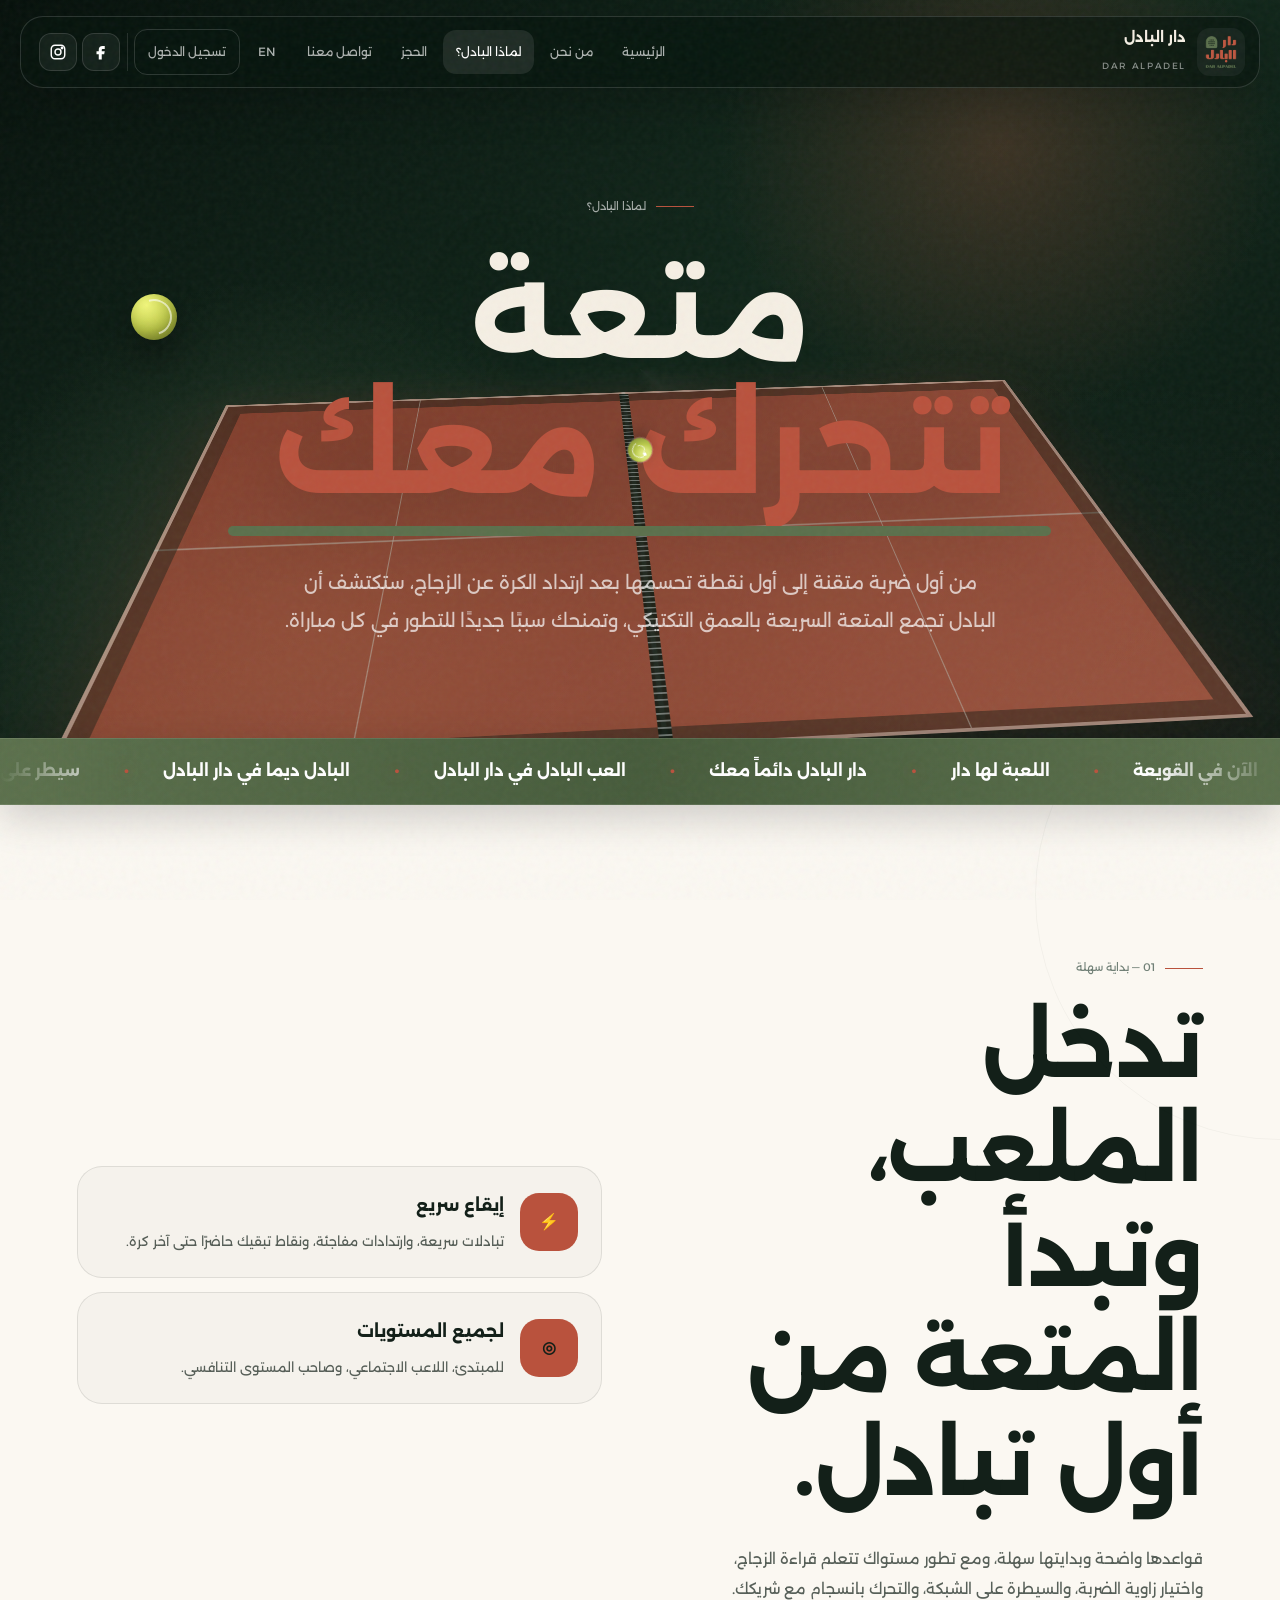
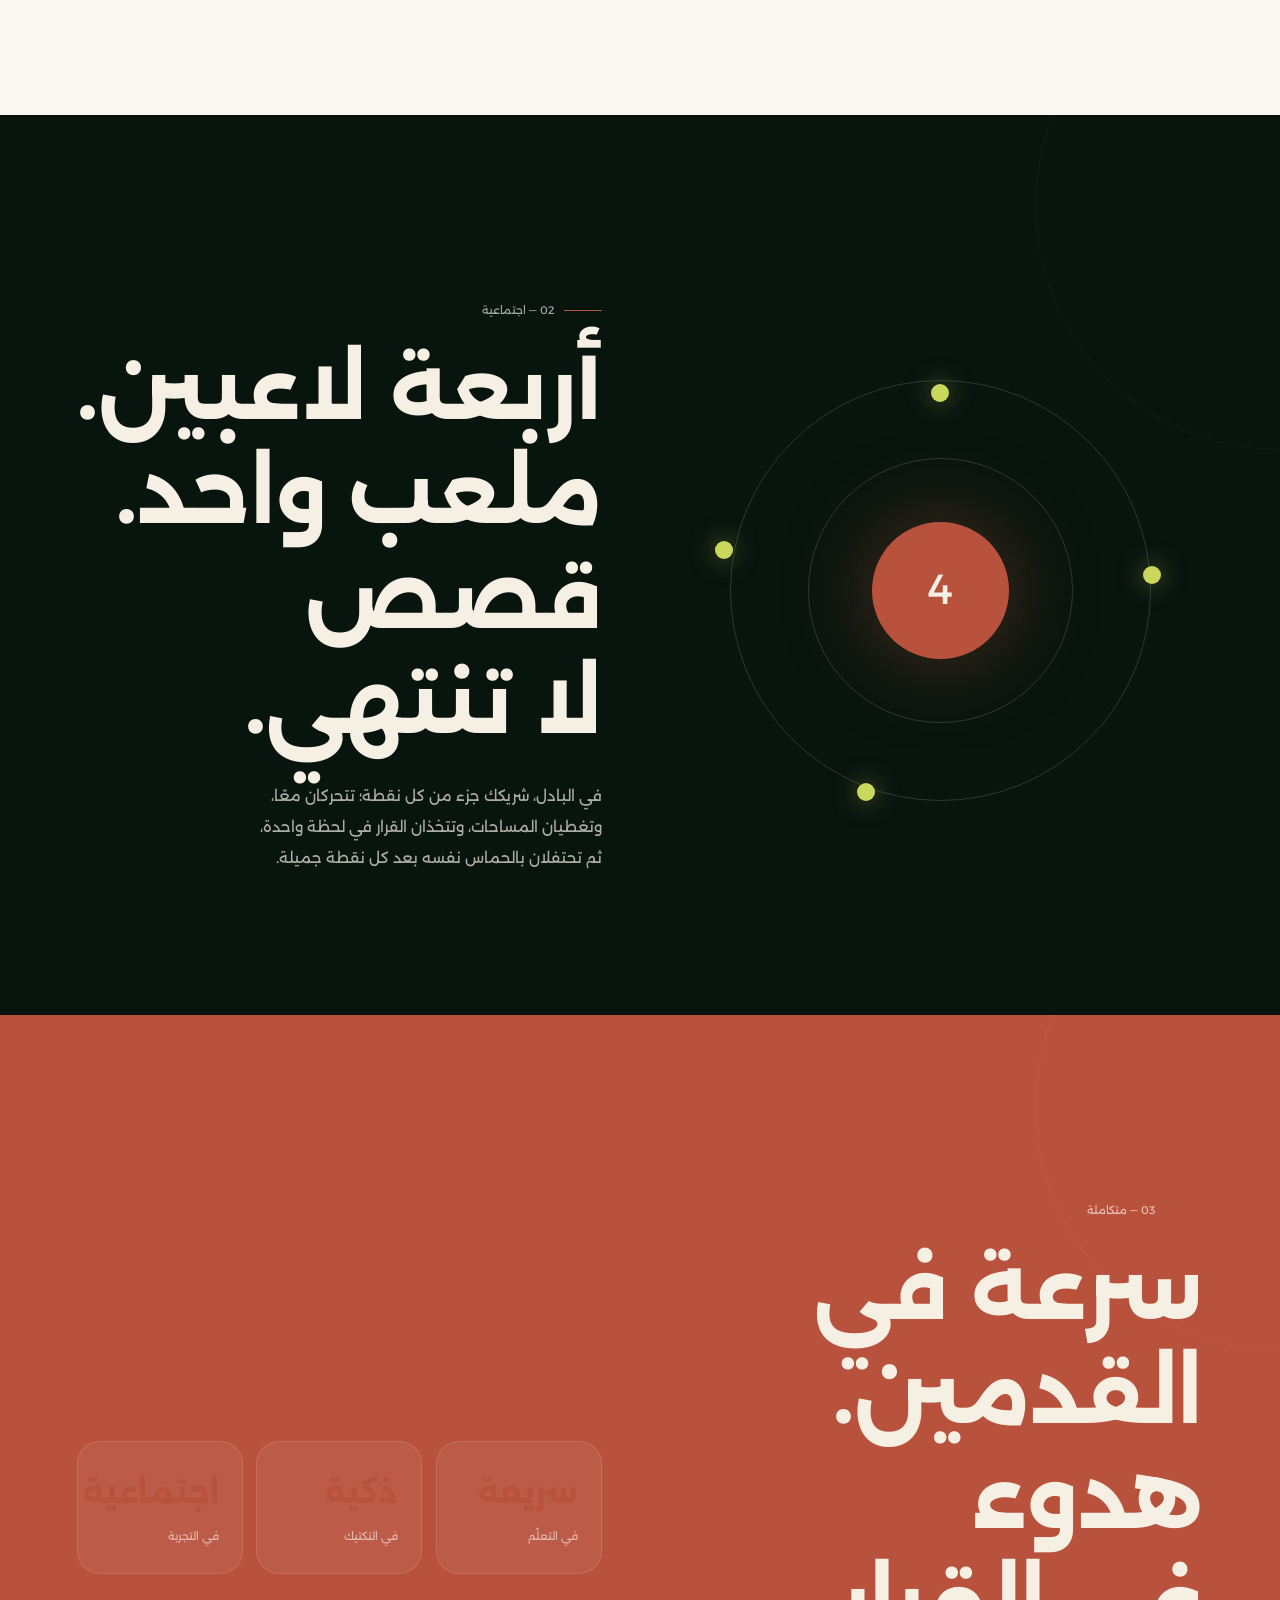
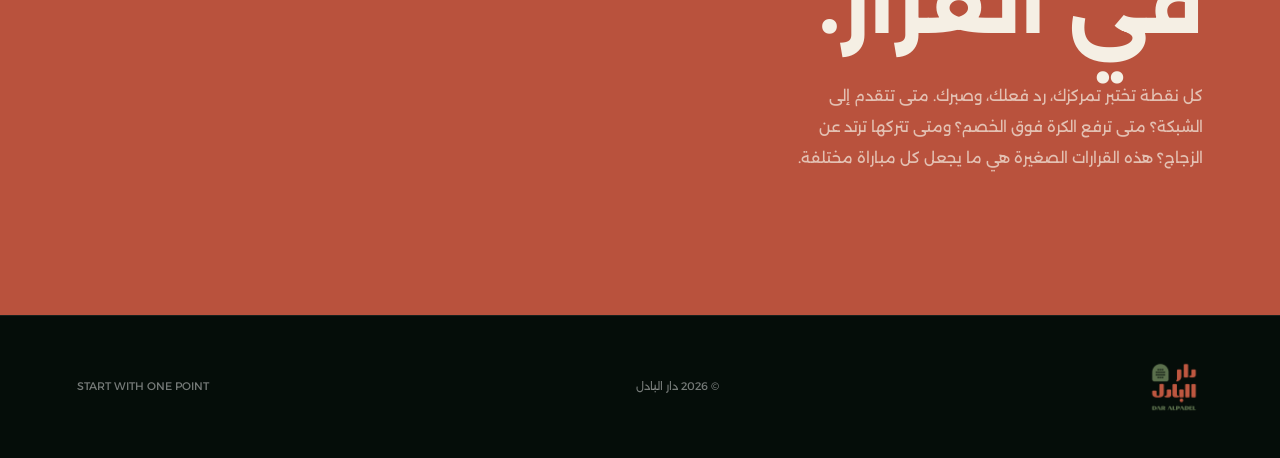
<file: why.html>
<!doctype html><html lang="ar" dir="rtl"><head><meta charset="utf-8"><meta name="viewport" content="width=device-width,initial-scale=1"><title>لماذا البادل؟ | Dar Alpadel</title><link rel="stylesheet" href="styles.css"></head><body><div class="page-progress"></div><header class="site-header"><a class="brand" href="home.html"><img src="logo.png"><div class="brand-copy"><strong>دار البادل</strong><small>DAR ALPADEL</small></div></a><button class="menu-toggle">☰</button><nav class="nav"><a href="home.html">الرئيسية</a><a href="about.html">من نحن</a><a class="active" href="why.html">لماذا البادل؟</a><a href="booking.html">الحجز</a><a href="contact.html">تواصل معنا</a><button class="lang-switch">EN</button><a class="account" href="auth.html" data-account>تسجيل الدخول</a><div class="nav-social" aria-label="روابط التواصل الاجتماعي"><a href="https://www.facebook.com/people/Dar-Al-Padelدار-البادل/61592068286306/?mibextid=wwXIfr&rdid=MiP0dB0Iv1mhrRpL&share_url=https%3A%2F%2Fwww.facebook.com%2Fshare%2F18tF1cYrZf%2F%3Fmibextid%3DwwXIfr" target="_blank" rel="noopener" aria-label="فيسبوك"><svg viewBox="0 0 24 24" aria-hidden="true"><path d="M14 8h3V4h-3c-3.3 0-5 2-5 5v2H6v4h3v7h4v-7h3.2l.8-4H13V9c0-.7.3-1 1-1Z"/></svg></a><a href="https://www.instagram.com/daralpadel.ly" target="_blank" rel="noopener" aria-label="إنستغرام"><svg viewBox="0 0 24 24" aria-hidden="true"><rect x="3" y="3" width="18" height="18" rx="5"/><circle cx="12" cy="12" r="4"/><circle cx="17.4" cy="6.6" r="1"/></svg></a></div></nav></header><section class="hero" style="min-height:82svh"><div class="game-stage"><div class="court-wrap" style="top:72%;opacity:.5"><div class="court"><div class="net"></div><div class="wall back"></div></div></div><div class="ball"></div></div><div class="hero-copy"><span class="eyebrow">لماذا البادل؟</span><h1 style="font-size:clamp(58px,10vw,138px)">متعة <span>تتحرك معك</span></h1><p>من أول ضربة متقنة إلى أول نقطة تحسمها بعد ارتداد الكرة عن الزجاج، ستكتشف أن البادل تجمع المتعة السريعة بالعمق التكتيكي، وتمنحك سببًا جديدًا للتطور في كل مباراة.</p></div></section><section class="section light"><div class="section-grid"><div class="reveal"><span class="eyebrow" style="color:var(--muted)">01 — بداية سهلة</span><h2>تدخل الملعب، وتبدأ المتعة من أول تبادل.</h2><p>قواعدها واضحة وبدايتها سهلة، ومع تطور مستواك تتعلم قراءة الزجاج، واختيار زاوية الضربة، والسيطرة على الشبكة، والتحرك بانسجام مع شريكك.</p></div><div class="feature-stack reveal"><div class="feature"><div class="feature-icon">⚡</div><div><h3>إيقاع سريع</h3><p>تبادلات سريعة، وارتدادات مفاجئة، ونقاط تبقيك حاضرًا حتى آخر كرة.</p></div></div><div class="feature"><div class="feature-icon">◎</div><div><h3>لجميع المستويات</h3><p>للمبتدئ، اللاعب الاجتماعي، وصاحب المستوى التنافسي.</p></div></div></div></div></section><section class="section dark"><div class="section-grid"><div class="orbit reveal"><div class="orbit-core">4</div><span class="orbit-dot"></span><span class="orbit-dot"></span><span class="orbit-dot"></span><span class="orbit-dot"></span></div><div class="reveal"><span class="eyebrow">02 — اجتماعية</span><h2>أربعة لاعبين. ملعب واحد. قصص لا تنتهي.</h2><p>في البادل، شريكك جزء من كل نقطة؛ تتحركان معًا، وتغطيان المساحات، وتتخذان القرار في لحظة واحدة، ثم تحتفلان بالحماس نفسه بعد كل نقطة جميلة.</p></div></div></section><section class="section clay"><div class="section-grid"><div class="reveal"><span class="eyebrow">03 — متكاملة</span><h2>سرعة في القدمين. هدوء في القرار.</h2><p>كل نقطة تختبر تمركزك، رد فعلك، وصبرك. متى تتقدم إلى الشبكة؟ متى ترفع الكرة فوق الخصم؟ ومتى تتركها ترتد عن الزجاج؟ هذه القرارات الصغيرة هي ما يجعل كل مباراة مختلفة.</p></div><div class="kpi-row reveal"><div class="kpi"><strong>سريعة</strong><span>في التعلّم</span></div><div class="kpi"><strong>ذكية</strong><span>في التكتيك</span></div><div class="kpi"><strong>اجتماعية</strong><span>في التجربة</span></div></div></div></section><footer class="footer"><div class="footer-inner"><img src="logo.png"><p>© 2026 دار البادل</p><p>START WITH ONE POINT</p></div></footer><script src="script.js"></script></body></html>
</file>
<file: styles.css>
@import url('https://fonts.googleapis.com/css2?family=Alexandria:wght@300;400;500;600;700;800&family=Manrope:wght@300;400;500;600;700;800&display=swap');
:root{--green:#5b704c;--deep:#08140e;--deep2:#102219;--clay:#b9523d;--cream:#f5efe4;--paper:#fbf8f2;--ink:#132019;--muted:#718077;--line:rgba(255,255,255,.13);--ease:cubic-bezier(.16,1,.3,1);--shadow:0 30px 90px rgba(0,0,0,.28)}
*{box-sizing:border-box}html{scroll-behavior:smooth}body{margin:0;background:var(--deep);color:var(--cream);font-family:'Alexandria','Manrope',sans-serif;overflow-x:hidden}html[dir=ltr] body{font-family:'Manrope','Alexandria',sans-serif}a{color:inherit;text-decoration:none}button,input,select,textarea{font:inherit}button{color:inherit}body::after{content:"";position:fixed;inset:0;z-index:9999;pointer-events:none;opacity:.045;background-image:url("data:image/svg+xml,%3Csvg viewBox='0 0 180 180' xmlns='http://www.w3.org/2000/svg'%3E%3Cfilter id='n'%3E%3CfeTurbulence type='fractalNoise' baseFrequency='.85' numOctaves='2'/%3E%3C/filter%3E%3Crect width='100%25' height='100%25' filter='url(%23n)'/%3E%3C/svg%3E")}
.site-header{position:fixed;top:16px;left:50%;transform:translateX(-50%);width:min(1240px,calc(100% - 28px));height:72px;z-index:1000;display:flex;align-items:center;justify-content:space-between;padding:0 14px 0 18px;border:1px solid rgba(255,255,255,.14);border-radius:23px;background:rgba(8,20,14,.68);backdrop-filter:blur(20px) saturate(140%);box-shadow:0 14px 45px rgba(0,0,0,.2)}
.brand{display:flex;align-items:center;gap:11px}.brand img{width:48px;height:48px;object-fit:contain;border-radius:13px;background:rgba(255,255,255,.05);padding:4px}.brand strong{display:block;font-size:14px}.brand small{font-size:9px;letter-spacing:.18em;color:rgba(255,255,255,.5)}.nav{display:flex;align-items:center;gap:3px}.nav a,.nav button{border:0;background:transparent;padding:11px 13px;border-radius:13px;font-size:12px;color:rgba(255,255,255,.67);cursor:pointer;transition:.35s var(--ease)}.nav a:hover,.nav a.active,.nav button:hover{background:rgba(255,255,255,.09);color:#fff}.nav .cta{background:var(--clay);color:#fff}.nav .account{border:1px solid rgba(255,255,255,.15)}.menu-toggle{display:none;border:0;background:none;font-size:22px}.lang-switch{min-width:48px}.page-progress{position:fixed;left:0;top:0;height:3px;width:var(--progress,0%);background:var(--clay);z-index:1100}
.hero{min-height:100svh;position:relative;display:grid;place-items:center;overflow:hidden;background:radial-gradient(circle at 78% 20%,rgba(197,91,66,.24),transparent 24%),radial-gradient(circle at 22% 82%,rgba(96,117,79,.32),transparent 28%),linear-gradient(145deg,#07110c,#11261a 50%,#0a1710)}.hero::before{content:"";position:absolute;inset:-30%;background:conic-gradient(from 90deg at 50% 50%,transparent,rgba(255,255,255,.035),transparent 22%);animation:ambient 18s linear infinite}@keyframes ambient{to{transform:rotate(360deg)}}
.game-stage{position:absolute;inset:0;perspective:1200px;transform-style:preserve-3d}.court-wrap{position:absolute;width:min(950px,92vw);height:590px;left:50%;top:61%;transform:translate(-50%,-50%) rotateX(63deg) rotateZ(-4deg);transform-style:preserve-3d;opacity:.72;will-change:transform,opacity;filter:drop-shadow(0 50px 55px rgba(0,0,0,.38))}.court{position:absolute;inset:0;border:4px solid rgba(245,239,228,.58);background:linear-gradient(90deg,transparent 49.7%,rgba(245,239,228,.52) 49.8% 50.2%,transparent 50.3%),linear-gradient(0deg,transparent 49.7%,rgba(245,239,228,.52) 49.8% 50.2%,transparent 50.3%),linear-gradient(145deg,#a94431,#cc654b);box-shadow:inset 0 0 0 18px rgba(8,20,14,.42),0 0 80px rgba(197,91,66,.18)}.court::before,.court::after{content:"";position:absolute;top:0;bottom:0;width:1px;background:rgba(245,239,228,.55)}.court::before{left:24%}.court::after{right:24%}.net{position:absolute;left:50%;top:0;bottom:0;width:11px;transform:translateX(-50%) translateZ(34px);background:repeating-linear-gradient(0deg,rgba(255,255,255,.55) 0 2px,transparent 2px 8px),rgba(8,20,14,.85)}.wall{position:absolute;background:rgba(96,117,79,.12);border:2px solid rgba(152,191,123,.45);backdrop-filter:blur(2px)}.wall.back{left:0;right:0;height:125px;top:0;transform-origin:top;transform:rotateX(-90deg)}.wall.side1{top:0;bottom:0;width:125px;left:0;transform-origin:left;transform:rotateY(90deg)}.wall.side2{top:0;bottom:0;width:125px;right:0;transform-origin:right;transform:rotateY(-90deg)}
.ball{position:absolute;width:46px;height:46px;border-radius:50%;left:14%;top:43%;z-index:7;background:radial-gradient(circle at 33% 24%,#f1f67c,#bdc947 55%,#758321);box-shadow:0 18px 34px rgba(0,0,0,.42),inset -6px -8px 13px rgba(0,0,0,.2);will-change:transform,left,top}.ball::after{content:"";position:absolute;inset:5px;border:2px solid rgba(255,255,255,.58);border-left-color:transparent;border-bottom-color:transparent;border-radius:50%;transform:rotate(28deg)}.racket{position:absolute;width:105px;height:145px;border:8px solid var(--green);border-radius:52% 52% 46% 46%;background:radial-gradient(circle,rgba(255,255,255,.12) 1.7px,transparent 2px);background-size:10px 10px;filter:drop-shadow(0 18px 22px rgba(0,0,0,.35));opacity:.55}.racket::after{content:"";position:absolute;width:22px;height:68px;background:var(--clay);border-radius:10px;bottom:-58px;left:50%;transform:translateX(-50%)}.racket.one{left:8%;top:24%;transform:rotate(-22deg)}.racket.two{right:9%;bottom:19%;transform:rotate(25deg) scale(.82)}
.hero-copy{position:relative;z-index:5;text-align:center;width:min(980px,90%);padding-top:90px}.eyebrow{display:inline-flex;align-items:center;gap:10px;font-size:11px;letter-spacing:.16em;color:rgba(255,255,255,.62);text-transform:uppercase}.eyebrow::before{content:"";width:38px;height:1px;background:var(--clay)}h1{font-size:clamp(65px,11vw,166px);line-height:.86;margin:28px 0 22px;letter-spacing:-.065em}h1 span{display:block;color:var(--clay)}.hero-copy p{max-width:720px;margin:auto;font-size:clamp(15px,1.45vw,20px);line-height:2;color:rgba(255,255,255,.7)}.scroll-cue{position:absolute;bottom:31px;left:50%;transform:translateX(-50%);z-index:5;display:flex;gap:12px;align-items:center;font-size:10px;color:rgba(255,255,255,.45)}.scroll-cue i{width:60px;height:1px;background:rgba(255,255,255,.18);overflow:hidden}.scroll-cue i::after{content:"";display:block;width:20px;height:1px;background:var(--clay);animation:scan 1.8s var(--ease) infinite}@keyframes scan{from{transform:translateX(-25px)}to{transform:translateX(65px)}}
.section{position:relative;min-height:100svh;padding:145px max(6vw,26px) 95px;display:flex;align-items:center;overflow:hidden}.section.light{background:var(--paper);color:var(--ink)}.section.dark{background:var(--deep)}.section.clay{background:var(--clay)}.section-grid{width:min(1180px,100%);margin:auto;display:grid;grid-template-columns:1fr 1fr;gap:76px;align-items:center}.section h2{font-size:clamp(43px,6.7vw,91px);line-height:1.05;margin:16px 0 25px;letter-spacing:-.045em}.section p{font-size:15px;line-height:2.05;opacity:.7;max-width:650px}.big-number{position:absolute;left:-15px;bottom:28px;font-size:clamp(130px,22vw,330px);font-weight:800;line-height:.7;letter-spacing:-.09em;color:rgba(255,255,255,.045)}.light .big-number{color:rgba(19,32,25,.05)}
.feature-stack{display:grid;gap:14px}.feature{display:grid;grid-template-columns:58px 1fr;gap:16px;align-items:center;padding:23px;border:1px solid rgba(255,255,255,.12);border-radius:25px;background:rgba(255,255,255,.035);transition:.5s var(--ease)}.light .feature{border-color:rgba(19,32,25,.1);background:rgba(19,32,25,.025)}.feature:hover{transform:translateY(-6px);background:rgba(255,255,255,.07)}.feature-icon{width:58px;height:58px;border-radius:19px;display:grid;place-items:center;background:var(--clay);font-weight:700}.feature h3{margin:0 0 7px;font-size:17px}.feature p{margin:0;font-size:13px;line-height:1.75}.kpi-row{display:grid;grid-template-columns:repeat(3,1fr);gap:13px;margin-top:34px}.kpi{padding:23px;border-radius:23px;border:1px solid rgba(255,255,255,.12);background:rgba(255,255,255,.055)}.kpi strong{display:block;color:var(--clay);font-size:31px}.kpi span{font-size:11px;color:rgba(255,255,255,.55)}
.orbit{position:relative;width:min(490px,86vw);aspect-ratio:1;margin:auto}.orbit::before,.orbit::after{content:"";position:absolute;inset:7%;border:1px solid rgba(255,255,255,.15);border-radius:50%;animation:spin 18s linear infinite}.orbit::after{inset:23%;animation-duration:11s;animation-direction:reverse}.orbit-core{position:absolute;inset:36%;border-radius:50%;display:grid;place-items:center;background:var(--clay);box-shadow:0 0 90px rgba(197,91,66,.38);font-size:42px}.orbit-dot{position:absolute;width:18px;height:18px;border-radius:50%;background:#cbd65c;box-shadow:0 0 24px rgba(203,214,92,.5)}.orbit-dot:nth-child(2){top:8%;left:48%}.orbit-dot:nth-child(3){right:5%;top:45%}.orbit-dot:nth-child(4){bottom:7%;left:33%}.orbit-dot:nth-child(5){left:4%;top:40%}@keyframes spin{to{transform:rotate(360deg)}}
.primary,.secondary{display:inline-flex;align-items:center;justify-content:center;gap:8px;border-radius:16px;padding:15px 21px;font-weight:700;font-size:13px;transition:.35s var(--ease);cursor:pointer}.primary{border:0;background:var(--clay);color:#fff;box-shadow:0 14px 34px rgba(197,91,66,.28)}.primary:hover{transform:translateY(-4px);box-shadow:0 20px 44px rgba(197,91,66,.36)}.secondary{border:1px solid rgba(255,255,255,.16);background:rgba(255,255,255,.05)}
.panel{width:min(1030px,100%);margin:auto;padding:35px;border:1px solid rgba(255,255,255,.14);border-radius:34px;background:rgba(255,255,255,.05);backdrop-filter:blur(18px);box-shadow:var(--shadow)}.form-grid{display:grid;grid-template-columns:repeat(2,1fr);gap:16px}.field{display:grid;gap:8px}.field.full{grid-column:1/-1}.field label{font-size:11px;color:rgba(255,255,255,.58)}.field input,.field select,.field textarea{width:100%;border:1px solid rgba(255,255,255,.15);background:rgba(0,0,0,.14);color:#fff;border-radius:16px;padding:15px 16px;outline:none;transition:.3s}.field input:focus,.field select:focus,.field textarea:focus{border-color:var(--clay);box-shadow:0 0 0 4px rgba(197,91,66,.12)}.field option{color:#111}.field textarea{min-height:115px;resize:vertical}.auth-shell{min-height:100svh;padding:125px 24px 60px;display:grid;place-items:center;background:radial-gradient(circle at 78% 15%,rgba(197,91,66,.21),transparent 24%),linear-gradient(145deg,#07110c,#11261a)}.auth-card{width:min(520px,100%);padding:34px;border:1px solid rgba(255,255,255,.14);border-radius:32px;background:rgba(255,255,255,.055);backdrop-filter:blur(20px);box-shadow:var(--shadow)}.auth-card .logo-center{text-align:center;margin-bottom:25px}.auth-card .logo-center img{width:100px}.auth-tabs{display:grid;grid-template-columns:1fr 1fr;background:rgba(0,0,0,.16);padding:5px;border-radius:16px;margin-bottom:22px}.auth-tabs button{border:0;background:transparent;padding:12px;border-radius:12px;cursor:pointer}.auth-tabs button.active{background:var(--clay)}.auth-form{display:none}.auth-form.active{display:grid;gap:14px}.helper{font-size:11px;color:rgba(255,255,255,.5);line-height:1.7}.booking-gate{text-align:center;padding:80px 25px}.booking-gate img{width:115px}.user-bar{display:flex;align-items:center;justify-content:space-between;gap:18px;margin-bottom:25px;padding:15px 17px;border-radius:18px;background:rgba(255,255,255,.06);border:1px solid rgba(255,255,255,.12)}.slots{display:grid;grid-template-columns:repeat(4,1fr);gap:10px}.slot{border:1px solid rgba(255,255,255,.14);background:rgba(255,255,255,.035);padding:13px;border-radius:14px;text-align:center;cursor:pointer;transition:.3s}.slot:hover,.slot.selected{background:var(--clay);border-color:var(--clay)}.slot.busy{opacity:.35;pointer-events:none;text-decoration:line-through}
.contact-cards{display:grid;grid-template-columns:repeat(3,1fr);gap:15px;margin-bottom:24px}.contact-card{padding:26px;border:1px solid rgba(255,255,255,.12);border-radius:24px;background:rgba(255,255,255,.05)}.contact-card small{display:block;color:rgba(255,255,255,.5);margin-bottom:9px}.footer{padding:42px max(6vw,26px);background:#050d09;border-top:1px solid rgba(255,255,255,.08)}.footer-inner{width:min(1180px,100%);margin:auto;display:flex;justify-content:space-between;align-items:center;gap:20px}.footer img{width:58px}.footer p{margin:0;font-size:11px;color:rgba(255,255,255,.45)}.reveal{opacity:0;transform:translateY(38px);transition:1s var(--ease)}.reveal.in{opacity:1;transform:none}.float{animation:float 5s ease-in-out infinite}@keyframes float{50%{transform:translateY(-13px)}}.toast{position:fixed;bottom:25px;left:50%;transform:translate(-50%,20px);opacity:0;z-index:2000;padding:14px 20px;border-radius:15px;background:#fff;color:var(--ink);box-shadow:var(--shadow);transition:.4s var(--ease);font-size:13px}.toast.show{opacity:1;transform:translate(-50%,0)}
@media(max-width:920px){.nav{position:fixed;top:96px;left:14px;right:14px;display:none;flex-direction:column;align-items:stretch;padding:14px;border-radius:21px;background:rgba(8,20,14,.97);border:1px solid rgba(255,255,255,.13)}.nav.open{display:flex}.menu-toggle{display:block}.brand-copy{display:none}.section-grid{grid-template-columns:1fr;gap:48px}.court-wrap{width:760px;left:43%;top:65%}.racket{opacity:.3}.kpi-row,.contact-cards,.slots{grid-template-columns:1fr 1fr}.form-grid{grid-template-columns:1fr}.field.full{grid-column:auto}.footer-inner{flex-direction:column;text-align:center}}
@media(max-width:560px){.site-header{height:66px}.brand img{width:43px;height:43px}.hero-copy{padding-top:70px}.hero h1{font-size:clamp(58px,19vw,100px)}.section{padding-inline:22px}.panel,.auth-card{padding:23px}.kpi-row,.contact-cards,.slots{grid-template-columns:1fr}.court-wrap{left:35%;opacity:.52}.scroll-cue{bottom:22px}}
@media(prefers-reduced-motion:reduce){*{scroll-behavior:auto!important;animation-duration:.01ms!important;animation-iteration-count:1!important;transition-duration:.01ms!important}}


/* ===== Dar Alpadel motion system v2 ===== */
:root{--brand-green:#5b704c;--brand-clay:#b9523d;--cursor-x:50vw;--cursor-y:50vh}
@media (pointer:fine){body,body *{cursor:none!important}}
.padel-cursor{position:fixed;left:0;top:0;width:24px;height:24px;border-radius:50%;z-index:10000;pointer-events:none;transform:translate3d(calc(var(--cursor-x) - 50%),calc(var(--cursor-y) - 50%),0);background:radial-gradient(circle at 35% 28%,#fff 0 7%,#dce67d 8% 18%,#b9c94d 42%,#71802f 100%);box-shadow:0 6px 18px rgba(0,0,0,.3),0 0 0 1px rgba(255,255,255,.25);transition:width .25s var(--ease),height .25s var(--ease),filter .25s var(--ease);will-change:transform}
.padel-cursor::before,.padel-cursor::after{content:"";position:absolute;inset:4px;border:1.5px solid rgba(255,255,255,.7);border-left-color:transparent;border-bottom-color:transparent;border-radius:50%;transform:rotate(30deg)}
.padel-cursor::after{inset:7px;transform:rotate(210deg)}
.padel-cursor.is-hover{width:38px;height:38px;filter:brightness(1.08);box-shadow:0 10px 30px rgba(0,0,0,.32),0 0 0 8px rgba(185,82,61,.12)}
.cursor-trail{position:fixed;width:7px;height:7px;border-radius:50%;background:var(--brand-clay);pointer-events:none;z-index:9998;opacity:.55;transform:translate(-50%,-50%);animation:trailFade .55s ease-out forwards}@keyframes trailFade{to{opacity:0;transform:translate(-50%,-50%) scale(.2)}}
.motion-grid{position:fixed;inset:0;z-index:-1;pointer-events:none;opacity:.14;background-image:linear-gradient(rgba(91,112,76,.25) 1px,transparent 1px),linear-gradient(90deg,rgba(91,112,76,.25) 1px,transparent 1px);background-size:72px 72px;mask-image:radial-gradient(circle at var(--cursor-x) var(--cursor-y),#000,transparent 45%)}
.ambient-ball{position:fixed;width:10px;height:10px;border-radius:50%;background:var(--brand-clay);z-index:0;pointer-events:none;opacity:.2;filter:blur(.2px);animation:ambientBall var(--dur,12s) ease-in-out infinite alternate;animation-delay:var(--delay,0s)}
@keyframes ambientBall{from{transform:translate3d(var(--x1),var(--y1),0) scale(.6)}to{transform:translate3d(var(--x2),var(--y2),0) scale(1.35)}}
.hero-copy>*{will-change:transform}.hero h1{filter:drop-shadow(0 16px 34px rgba(0,0,0,.2))}.hero h1 span{position:relative}.hero h1 span::after{content:"";position:absolute;right:8%;left:8%;bottom:-.08em;height:.08em;border-radius:999px;background:var(--brand-green);transform:scaleX(0);transform-origin:right;animation:titleLine 1.2s .6s var(--ease) forwards}@keyframes titleLine{to{transform:scaleX(1)}}
.section::after{content:"";position:absolute;width:38vw;height:38vw;border:1px solid currentColor;border-radius:50%;opacity:.035;right:-19vw;top:-12vw;pointer-events:none;animation:slowOrbit 30s linear infinite}@keyframes slowOrbit{to{transform:rotate(360deg)}}
.feature,.kpi,.contact-card,.panel{transform-style:preserve-3d;will-change:transform}.feature::after,.kpi::after,.contact-card::after{content:"";position:absolute;inset:0;border-radius:inherit;background:linear-gradient(120deg,transparent 35%,rgba(255,255,255,.11),transparent 65%);transform:translateX(-130%);transition:transform .8s var(--ease);pointer-events:none}.feature:hover::after,.kpi:hover::after,.contact-card:hover::after{transform:translateX(130%)}
.feature,.kpi,.contact-card{position:relative;overflow:hidden}.feature-icon{transition:transform .55s var(--ease),border-radius .55s var(--ease)}.feature:hover .feature-icon{transform:rotate(-8deg) scale(1.08);border-radius:50%}
.padel-marquee{overflow:hidden;border-block:1px solid rgba(255,255,255,.1);background:var(--brand-green);color:#fff;padding:15px 0;white-space:nowrap;position:relative;z-index:4}.padel-marquee-track{display:inline-flex;gap:42px;min-width:max-content;animation:marquee 24s linear infinite}.padel-marquee span{font-size:12px;font-weight:800;letter-spacing:.14em}.padel-marquee b{color:var(--brand-clay)}@keyframes marquee{to{transform:translateX(-50%)}}
html[dir=rtl] .padel-marquee-track{animation-name:marqueeR}@keyframes marqueeR{to{transform:translateX(50%)}}
.hit-flash{position:fixed;inset:0;pointer-events:none;z-index:9997;background:radial-gradient(circle at var(--cursor-x) var(--cursor-y),rgba(185,82,61,.18),transparent 18%);opacity:0}.hit-flash.play{animation:hitFlash .34s ease-out}@keyframes hitFlash{0%{opacity:1}100%{opacity:0}}
.ball{animation:ballPulse 2.6s ease-in-out infinite}@keyframes ballPulse{50%{box-shadow:0 22px 42px rgba(0,0,0,.46),0 0 28px rgba(185,82,61,.25),inset -6px -8px 13px rgba(0,0,0,.2)}}
.racket.one{animation:racketOne 5s ease-in-out infinite}.racket.two{animation:racketTwo 6s ease-in-out infinite}@keyframes racketOne{50%{transform:rotate(-12deg) translateY(-12px)}}@keyframes racketTwo{50%{transform:rotate(16deg) scale(.86) translateY(10px)}}
.site-header{transition:transform .45s var(--ease),background .45s ease,box-shadow .45s ease}.site-header.scrolled{background:rgba(8,20,14,.9);box-shadow:0 18px 55px rgba(0,0,0,.3);transform:translateX(-50%) scale(.985)}
@media(prefers-reduced-motion:reduce){*,*::before,*::after{animation-duration:.01ms!important;animation-iteration-count:1!important;scroll-behavior:auto!important}.padel-cursor,.motion-grid,.ambient-ball{display:none!important}}


/* ===== Arabic typography refinement ===== */
html[lang="ar"] body,
html[lang="ar"] button,
html[lang="ar"] input,
html[lang="ar"] select,
html[lang="ar"] textarea{
  font-family:'Alexandria','Noto Kufi Arabic',Tahoma,Arial,sans-serif;
}
html[lang="ar"] h1,
html[lang="ar"] h2,
html[lang="ar"] h3,
html[lang="ar"] .eyebrow,
html[lang="ar"] .nav a,
html[lang="ar"] .nav button,
html[lang="ar"] .padel-marquee span{
  letter-spacing:0!important;
  text-transform:none!important;
  font-feature-settings:'liga' 1,'calt' 1;
  font-kerning:normal;
}
html[lang="ar"] .padel-marquee-track{direction:rtl}
html[lang="ar"] .padel-marquee span{font-weight:700;word-spacing:.08em;white-space:nowrap}
.padel-marquee span.ar{direction:rtl;unicode-bidi:isolate;font-family:'Alexandria','Noto Kufi Arabic',Tahoma,sans-serif}
.padel-marquee span.en{direction:ltr;unicode-bidi:isolate;font-family:'Manrope',sans-serif;letter-spacing:.08em}

/* ===== Cinematic gateway ===== */
.intro-page{min-height:100svh;overflow:hidden;background:var(--deep);cursor:none}
.intro-page .padel-cursor{z-index:20000}
.intro-scene{position:relative;min-height:100svh;display:grid;place-items:center;overflow:hidden;isolation:isolate;background:radial-gradient(circle at 78% 18%,rgba(185,82,61,.24),transparent 25%),radial-gradient(circle at 20% 80%,rgba(91,112,76,.28),transparent 30%),linear-gradient(145deg,#07110c,#102219 52%,#08140e)}
.intro-noise{position:fixed;inset:0;pointer-events:none;z-index:20;opacity:.055;background-image:url("data:image/svg+xml,%3Csvg viewBox='0 0 180 180' xmlns='http://www.w3.org/2000/svg'%3E%3Cfilter id='n'%3E%3CfeTurbulence type='fractalNoise' baseFrequency='.9' numOctaves='2'/%3E%3C/filter%3E%3Crect width='100%25' height='100%25' filter='url(%23n)'/%3E%3C/svg%3E")}
.intro-glow{position:absolute;border-radius:50%;filter:blur(80px);opacity:.32;animation:introGlow 8s ease-in-out infinite alternate}.intro-glow-a{width:34vw;height:34vw;background:var(--clay);right:-10vw;top:-10vw}.intro-glow-b{width:30vw;height:30vw;background:var(--green);left:-8vw;bottom:-10vw;animation-delay:-3s}@keyframes introGlow{to{transform:translate3d(4vw,-2vw,0) scale(1.12)}}
.intro-court-shell{position:absolute;inset:0;perspective:1250px;transform-style:preserve-3d;pointer-events:none}
.intro-court{position:absolute;width:min(980px,92vw);height:590px;left:50%;top:67%;transform:translate(-50%,-50%) rotateX(66deg) rotateZ(-5deg);border:4px solid rgba(245,239,228,.52);background:linear-gradient(145deg,#a94431,#c65d45);box-shadow:inset 0 0 0 20px rgba(8,20,14,.42),0 60px 100px rgba(0,0,0,.42);opacity:.78;animation:introCourt 7s var(--ease) infinite alternate;transform-style:preserve-3d}
.intro-court::before,.intro-court::after{content:"";position:absolute;top:0;bottom:0;width:1px;background:rgba(245,239,228,.55)}.intro-court::before{left:24%}.intro-court::after{right:24%}
.intro-line{position:absolute;background:rgba(245,239,228,.58)}.intro-line-mid{left:0;right:0;top:50%;height:2px}.intro-line-left,.intro-line-right{top:0;bottom:0;width:2px}.intro-line-left{left:50%}.intro-line-right{right:50%}
.intro-net{position:absolute;left:50%;top:0;bottom:0;width:12px;transform:translateX(-50%) translateZ(36px);background:repeating-linear-gradient(0deg,rgba(255,255,255,.55) 0 2px,transparent 2px 8px),rgba(8,20,14,.86);box-shadow:0 0 30px rgba(0,0,0,.5)}
@keyframes introCourt{to{transform:translate(-50%,-50%) rotateX(62deg) rotateZ(-2deg) scale(1.035)}}
.intro-racket{position:absolute;width:120px;height:164px;border:9px solid var(--green);border-radius:52% 52% 45% 45%;background:radial-gradient(circle,rgba(255,255,255,.16) 1.8px,transparent 2px);background-size:11px 11px;filter:drop-shadow(0 20px 26px rgba(0,0,0,.4));transform-origin:50% 130%}.intro-racket::after{content:"";position:absolute;width:24px;height:76px;left:50%;bottom:-65px;transform:translateX(-50%);border-radius:12px;background:var(--clay)}
.intro-racket-left{left:8%;top:22%;transform:rotate(-24deg);animation:racketLeft 4.8s ease-in-out infinite}.intro-racket-right{right:9%;bottom:18%;transform:rotate(25deg) scale(.82);animation:racketRight 5.4s ease-in-out infinite reverse}
@keyframes racketLeft{50%{transform:rotate(-9deg) translate3d(18px,-18px,80px)}}@keyframes racketRight{50%{transform:rotate(12deg) scale(.9) translate3d(-16px,-20px,90px)}}
.intro-ball{position:absolute;width:48px;height:48px;border-radius:50%;left:18%;top:48%;background:radial-gradient(circle at 32% 23%,#f4f87c,#beca47 56%,#758321);box-shadow:0 18px 34px rgba(0,0,0,.42),inset -6px -8px 13px rgba(0,0,0,.2);animation:introBall 4.2s cubic-bezier(.55,.03,.45,.97) infinite;z-index:3}.intro-ball::after{content:"";position:absolute;inset:5px;border:2px solid rgba(255,255,255,.58);border-left-color:transparent;border-bottom-color:transparent;border-radius:50%;transform:rotate(28deg)}
@keyframes introBall{0%{left:16%;top:58%;transform:translate(-50%,-50%) rotate(0) translateZ(0)}25%{left:38%;top:31%;transform:translate(-50%,-50%) rotate(300deg) translateZ(130px)}50%{left:58%;top:52%;transform:translate(-50%,-50%) rotate(620deg) translateZ(20px)}75%{left:77%;top:28%;transform:translate(-50%,-50%) rotate(920deg) translateZ(150px)}100%{left:88%;top:57%;transform:translate(-50%,-50%) rotate(1240deg) translateZ(0)}}
.intro-content{position:relative;z-index:8;width:min(820px,88vw);text-align:center;padding:40px 20px 80px}.intro-logo{width:clamp(92px,11vw,148px);height:clamp(92px,11vw,148px);object-fit:contain;margin-bottom:22px;filter:drop-shadow(0 24px 35px rgba(0,0,0,.32));animation:logoFloat 4.5s ease-in-out infinite}@keyframes logoFloat{50%{transform:translateY(-10px) rotate(-1deg)}}
.intro-kicker{margin:0 0 14px;color:rgba(255,255,255,.62);font-size:13px;font-weight:600}.intro-content h1{margin:0;font-size:clamp(52px,8.5vw,128px);line-height:.98;letter-spacing:-.05em}.intro-content h1 span{color:var(--clay)}.intro-copy{max-width:650px;margin:24px auto 30px;font-size:clamp(14px,1.3vw,18px);line-height:2;color:rgba(255,255,255,.68)}
.intro-enter{display:inline-flex;align-items:center;gap:18px;padding:17px 23px 17px 18px;border:1px solid rgba(255,255,255,.18);border-radius:999px;background:rgba(255,255,255,.075);backdrop-filter:blur(14px);font-size:14px;font-weight:700;transition:.45s var(--ease);box-shadow:0 18px 50px rgba(0,0,0,.22)}.intro-enter i{display:grid;place-items:center;width:42px;height:42px;border-radius:50%;background:var(--clay);font-style:normal;transition:.45s var(--ease)}.intro-enter:hover{transform:translateY(-5px);background:rgba(255,255,255,.12)}.intro-enter:hover i{transform:rotate(45deg) scale(1.08)}
.intro-lang{position:absolute;top:24px;left:24px;border:1px solid rgba(255,255,255,.18);border-radius:999px;background:rgba(255,255,255,.07);padding:10px 15px;font-size:11px;cursor:pointer;backdrop-filter:blur(12px)}.intro-hint{position:absolute;bottom:24px;left:50%;transform:translateX(-50%);z-index:8;font-size:10px;color:rgba(255,255,255,.42);white-space:nowrap}
.intro-page.is-leaving .intro-content{opacity:0;transform:scale(.96);transition:.65s var(--ease)}.intro-page.is-leaving .intro-court-shell{transform:scale(1.16);opacity:0;transition:.85s var(--ease)}
@media(max-width:700px){.intro-court{width:760px;left:44%;top:72%}.intro-racket{opacity:.4}.intro-racket-left{left:-4%}.intro-racket-right{right:-7%}.intro-content{padding-bottom:90px}.intro-logo{margin-bottom:14px}.intro-lang{top:18px;left:18px}}
@media(prefers-reduced-motion:reduce){.intro-court,.intro-racket,.intro-ball,.intro-logo,.intro-glow{animation:none!important}}

/* ===== Cinematic journey upgrade ===== */
html[lang="ar"] .intro-content h1,
html[lang="ar"] .hero h1,
html[lang="ar"] .cinema-copy h2{letter-spacing:0!important}
.intro-content h1,.intro-content h1 span{text-decoration:none!important;border-bottom:0!important;background-image:none!important}
.intro-content h1::after,.intro-content h1 span::after{display:none!important;content:none!important}
.intro-kicker{display:inline-flex;align-items:center;gap:12px;padding:8px 14px;border:1px solid rgba(255,255,255,.13);border-radius:999px;background:rgba(255,255,255,.055);backdrop-filter:blur(12px)}
.intro-kicker::before{content:"";width:7px;height:7px;border-radius:50%;background:var(--clay);box-shadow:0 0 18px rgba(185,82,61,.75);animation:kickerPulse 1.8s ease-in-out infinite}@keyframes kickerPulse{50%{transform:scale(1.65);opacity:.45}}

.padel-marquee{padding:18px 0;background:linear-gradient(90deg,var(--green),#465b3b,var(--green));box-shadow:0 12px 40px rgba(0,0,0,.18)}
.padel-marquee::before,.padel-marquee::after{content:"";position:absolute;top:0;bottom:0;width:10vw;z-index:2;pointer-events:none}.padel-marquee::before{right:0;background:linear-gradient(270deg,var(--green),transparent)}.padel-marquee::after{left:0;background:linear-gradient(90deg,var(--green),transparent)}
.padel-marquee-track{gap:0;animation-duration:34s}
.padel-marquee span{display:inline-flex;align-items:center;gap:34px;padding-inline:22px;font-size:clamp(13px,1.25vw,17px);font-weight:700;line-height:1.8;letter-spacing:0!important}
.padel-marquee span b{font-size:9px;color:var(--clay);filter:drop-shadow(0 0 7px rgba(185,82,61,.75))}
html[lang="ar"] .padel-marquee span{font-family:'Alexandria',Tahoma,Arial,sans-serif;word-spacing:0;letter-spacing:0!important}

.cinema-chapter{position:relative;height:170vh;background:var(--deep);isolation:isolate}
.cinema-chapter::before{content:"";position:absolute;inset:0;pointer-events:none;background:radial-gradient(circle at 70% 30%,rgba(185,82,61,.14),transparent 30%),radial-gradient(circle at 25% 70%,rgba(91,112,76,.2),transparent 35%)}
.cinema-sticky{position:sticky;top:0;min-height:100svh;display:grid;grid-template-columns:minmax(0,1fr) minmax(0,1.1fr);align-items:center;gap:5vw;padding:120px max(6vw,28px) 70px;overflow:hidden}
.cinema-copy{position:relative;z-index:5;max-width:670px}.chapter-index{display:inline-flex;align-items:center;gap:10px;font-size:12px;color:rgba(255,255,255,.55)}.chapter-index::before{content:"";width:42px;height:1px;background:var(--clay)}
.cinema-copy h2{font-size:clamp(52px,7vw,112px);line-height:1.02;margin:20px 0 26px;font-weight:800}.cinema-copy h2 em{font-style:normal;color:var(--clay)}.cinema-copy p{font-size:clamp(15px,1.35vw,19px);line-height:2.1;color:rgba(255,255,255,.66);max-width:590px}
.cinema-visual{position:relative;min-height:62vh;display:grid;place-items:center;perspective:1000px}
.tunnel-ring{position:absolute;border:2px solid rgba(245,239,228,.16);border-radius:34px;transform:rotateX(64deg) rotateZ(-8deg);animation:ringFlight 7s var(--ease) infinite}.tunnel-ring.r1{width:88%;height:64%;animation-delay:0s}.tunnel-ring.r2{width:64%;height:46%;animation-delay:-2.2s}.tunnel-ring.r3{width:40%;height:28%;animation-delay:-4.4s}@keyframes ringFlight{0%,100%{transform:rotateX(64deg) rotateZ(-8deg) translateZ(-220px);opacity:.12}50%{transform:rotateX(64deg) rotateZ(-2deg) translateZ(180px);opacity:.75}}
.travel-ball{width:62px;height:62px;border-radius:50%;background:radial-gradient(circle at 32% 23%,#f4f87c,#beca47 56%,#758321);box-shadow:0 25px 45px rgba(0,0,0,.5),0 0 45px rgba(190,202,71,.22);animation:travelBall 4.8s var(--ease) infinite}.travel-ball::after{content:"";position:absolute;inset:7px;border-radius:50%;border:2px solid rgba(255,255,255,.6);border-left-color:transparent;border-bottom-color:transparent}@keyframes travelBall{0%,100%{transform:translate3d(-120px,80px,0) rotate(0) scale(.7)}45%{transform:translate3d(80px,-90px,180px) rotate(620deg) scale(1.2)}70%{transform:translate3d(150px,30px,80px) rotate(980deg) scale(.95)}}
.cinema-rally{background:linear-gradient(160deg,#101d15,#07110c 65%)}.rally-lines{position:relative;min-height:65vh;transform:perspective(900px) rotateX(62deg) rotateZ(-4deg)}.rally-lines i{position:absolute;inset:8% 4%;border:2px solid rgba(245,239,228,.17);animation:rallyPulse 4s ease-in-out infinite}.rally-lines i:nth-child(2){inset:18% 14%;animation-delay:-1s}.rally-lines i:nth-child(3){inset:28% 24%;animation-delay:-2s}.rally-lines i:nth-child(4){inset:38% 34%;animation-delay:-3s}.rally-lines span{position:absolute;width:56px;height:56px;border-radius:50%;background:radial-gradient(circle at 32% 23%,#f4f87c,#beca47 56%,#758321);animation:rallyShot 3.8s cubic-bezier(.55,.02,.45,.98) infinite}@keyframes rallyPulse{50%{border-color:rgba(185,82,61,.5);box-shadow:0 0 35px rgba(185,82,61,.14)}}@keyframes rallyShot{0%{left:6%;top:74%;transform:rotate(0) scale(.72)}35%{left:47%;top:12%;transform:rotate(480deg) scale(1.18)}70%{left:82%;top:62%;transform:rotate(840deg) scale(.8)}100%{left:6%;top:74%;transform:rotate(1200deg) scale(.72)}}
.cinema-community{background:linear-gradient(145deg,#0a1710,#173021)}.community-orbit{position:relative;width:min(520px,80vw);aspect-ratio:1;margin:auto;border:1px solid rgba(255,255,255,.14);border-radius:50%;animation:communitySpin 18s linear infinite}.community-orbit::before{content:"";position:absolute;inset:20%;border:1px solid rgba(255,255,255,.1);border-radius:50%}.community-orbit b{position:absolute;inset:36%;border-radius:50%;display:grid;place-items:center;background:var(--clay);font-size:58px;box-shadow:0 0 90px rgba(185,82,61,.35)}.community-orbit span{position:absolute;width:22px;height:22px;border-radius:50%;background:#c7d263;box-shadow:0 0 25px rgba(199,210,99,.35)}.community-orbit span:nth-of-type(1){top:7%;left:48%}.community-orbit span:nth-of-type(2){right:4%;top:46%}.community-orbit span:nth-of-type(3){bottom:5%;left:38%}.community-orbit span:nth-of-type(4){left:5%;top:37%}@keyframes communitySpin{to{transform:rotate(360deg)}}

@media(max-width:900px){.cinema-chapter{height:auto}.cinema-sticky{position:relative;min-height:auto;grid-template-columns:1fr;padding-top:110px;padding-bottom:100px}.cinema-visual,.rally-lines{min-height:48vh}.cinema-copy h2{font-size:clamp(48px,14vw,78px)}.community-orbit{width:min(390px,86vw)}}

/* ===== Final professional refinement: typography, booking CTA, social icons and mobile UI ===== */
.hero-actions{display:flex;align-items:center;justify-content:center;gap:12px;margin-top:30px;position:relative;z-index:7;flex-wrap:wrap}
.hero-actions .primary,.hero-actions .secondary{min-width:168px;padding:16px 24px}
.hero-actions .secondary{background:rgba(8,20,14,.34);backdrop-filter:blur(12px)}

html[lang="ar"] body{font-family:'Alexandria',Tahoma,Arial,sans-serif;line-height:1.8}
html[lang="ar"] h1,html[lang="ar"] h2,html[lang="ar"] h3,html[lang="ar"] p,html[lang="ar"] .cinema-copy h2{letter-spacing:0!important;word-spacing:0!important;text-wrap:balance}
html[lang="ar"] h1{line-height:1.05!important;padding-block:.05em .12em}
html[lang="ar"] .hero h1{font-size:clamp(58px,10vw,154px);line-height:1.02!important;margin:24px auto 22px;max-width:100%}
html[lang="ar"] .hero h1 span{line-height:1.08;padding-bottom:.08em}
html[lang="ar"] .section h2{line-height:1.22!important;margin-block:16px 26px;max-width:100%}
html[lang="ar"] .cinema-copy h2{line-height:1.26!important;margin-block:18px 25px}
html[lang="ar"] .cinema-copy h2 em{display:inline-block;line-height:1.25;padding-bottom:.06em}
html[lang="ar"] .hero-copy p,html[lang="ar"] .section p,html[lang="ar"] .cinema-copy p{line-height:2.05}

.nav-social{display:flex;align-items:center;gap:5px;margin-inline-start:3px;padding-inline-start:7px;border-inline-start:1px solid rgba(255,255,255,.12)}
.nav-social a,.social-links a{display:grid!important;place-items:center;width:38px;height:38px;padding:0!important;border-radius:12px;border:1px solid rgba(255,255,255,.13);background:rgba(255,255,255,.055);color:#fff;transition:.35s var(--ease)}
.nav-social a:hover,.social-links a:hover{background:var(--clay)!important;border-color:var(--clay);transform:translateY(-3px)}
.nav-social svg,.social-links svg{width:18px;height:18px;fill:none;stroke:currentColor;stroke-width:1.9;stroke-linecap:round;stroke-linejoin:round}
.nav-social svg path:first-child{fill:currentColor;stroke:none}
.social-links{display:flex;gap:8px;align-items:center}
.footer-side{display:flex;align-items:center;gap:18px}
.contact-social{display:flex;align-items:center;justify-content:space-between;gap:18px;margin:0 0 24px;padding:18px 20px;border:1px solid rgba(255,255,255,.12);border-radius:20px;background:rgba(255,255,255,.045)}
.contact-social>span{font-weight:700;font-size:14px}

.menu-toggle{width:44px;height:44px;border-radius:13px;align-items:center;justify-content:center;transition:.3s var(--ease)}
.menu-toggle:hover{background:rgba(255,255,255,.08)}

@media(max-width:1080px){
 .site-header{height:68px;width:calc(100% - 22px);padding-inline:12px}
 .nav a,.nav button{padding:10px 9px;font-size:11px}
 .brand-copy{display:none}
 .nav-social{padding-inline-start:4px}
 .nav-social a{width:34px;height:34px}
}

@media(max-width:920px){
 .site-header{top:10px;width:calc(100% - 20px);height:64px;border-radius:19px}
 .menu-toggle{display:flex;position:relative;z-index:2}
 .nav{top:82px;left:10px;right:10px;max-height:calc(100svh - 94px);overflow:auto;gap:4px;padding:12px;background:rgba(8,20,14,.97);box-shadow:0 24px 70px rgba(0,0,0,.42)}
 .nav a,.nav button{width:100%;padding:14px 15px;text-align:start;font-size:13px}
 .nav .cta,.nav .account{text-align:center}
 .nav-social{width:100%;border-inline-start:0;border-top:1px solid rgba(255,255,255,.1);padding:11px 0 0;margin:5px 0 0;justify-content:center}
 .nav-social a{width:43px;height:43px}
 .hero-copy{width:min(92%,760px);padding-top:78px;padding-inline:10px}
 .hero-actions{margin-top:24px}
 .court-wrap{width:690px;height:470px;left:42%;top:65%}
 .section{padding:112px 24px 76px;min-height:auto}
 .section-grid{gap:40px}
 .cinema-copy{padding-inline:24px;max-width:720px}
 .footer-side{flex-direction:column;gap:12px}
}

@media(max-width:600px){
 body{font-size:15px}
 .brand img{width:42px;height:42px}
 .hero{min-height:100svh;padding-bottom:40px}
 html[lang="ar"] .hero h1{font-size:clamp(48px,17vw,78px);line-height:1.06!important;margin:20px 0 18px}
 .hero-copy p{font-size:14px!important;line-height:1.9!important;max-width:92%}
 .hero-actions{display:grid;grid-template-columns:1fr;width:min(100%,330px);margin-inline:auto;margin-top:22px}
 .hero-actions .primary,.hero-actions .secondary{width:100%;min-width:0;padding:15px 18px}
 .scroll-cue{display:none}
 .court-wrap{width:570px;height:390px;left:30%;top:68%;opacity:.5}
 .ball{width:36px;height:36px}
 .racket{transform:scale(.72);opacity:.22!important}
 .section{padding:92px 18px 65px}
 html[lang="ar"] .section h2{font-size:clamp(38px,12vw,58px);line-height:1.25!important}
 .section p{font-size:14px;line-height:1.95}
 .cinema-chapter{min-height:120svh}
 .cinema-sticky{min-height:100svh;padding:92px 18px 55px}
 .cinema-copy{padding:0;align-self:center}
 html[lang="ar"] .cinema-copy h2{font-size:clamp(41px,13vw,64px);line-height:1.28!important}
 .cinema-copy p{font-size:14px;line-height:1.95}
 .chapter-index{font-size:10px}
 .feature{grid-template-columns:48px 1fr;padding:17px;border-radius:20px}
 .feature-icon{width:48px;height:48px;border-radius:16px}
 .kpi{padding:18px}
 .panel,.auth-card{padding:19px;border-radius:25px}
 .form-grid{gap:13px}
 .field input,.field select,.field textarea{font-size:16px;padding:14px;border-radius:14px}
 .slots{grid-template-columns:repeat(2,1fr)!important}
 .slot{min-height:48px}
 .contact-social{flex-direction:column;align-items:flex-start}
 .footer{padding:32px 18px}
 .footer-inner{gap:14px}
 .footer p{line-height:1.7;text-align:center}
 .padel-marquee{padding:12px 0}
 .padel-marquee-track{gap:28px}
 .padel-marquee span{font-size:11px}
 .intro-content{width:92%;padding-inline:14px}
 html[lang="ar"] .intro-content h1{font-size:clamp(47px,15vw,72px);line-height:1.18!important}
 .intro-copy{font-size:14px;line-height:1.95}
 .intro-enter{width:min(100%,300px);justify-content:center}
}

@media(max-width:380px){
 html[lang="ar"] .hero h1{font-size:45px}
 html[lang="ar"] .section h2{font-size:36px}
 .hero-copy{width:96%;padding-inline:6px}
 .section{padding-inline:15px}
 .site-header{width:calc(100% - 12px)}
}

/* =========================================================
   INTRO SCREEN — VIEWPORT FIT & RESPONSIVE FIX
   ========================================================= */
.intro-page{min-height:100dvh;overflow-x:hidden;overflow-y:auto}
.intro-scene{min-height:100dvh;height:auto;padding:max(16px,env(safe-area-inset-top)) 18px max(22px,env(safe-area-inset-bottom));align-items:center}
.intro-content{width:min(820px,92vw);padding:clamp(12px,2.2vh,28px) 18px clamp(52px,7vh,76px);transform:translateY(clamp(-26px,-2.5vh,-8px))}
.intro-logo{width:clamp(74px,10vh,122px);height:clamp(74px,10vh,122px);margin-bottom:clamp(8px,1.2vh,15px)}
.intro-kicker{margin-bottom:clamp(8px,1.2vh,13px);padding:7px 13px;font-size:clamp(10px,1.2vh,13px)}
.intro-content h1{width:min(100%,900px);margin-inline:auto;font-size:clamp(48px,min(7.2vw,12vh),112px);line-height:1.08;letter-spacing:0}
html[lang="ar"] .intro-content h1{line-height:1.15!important;letter-spacing:0!important;word-spacing:0!important;text-wrap:balance}
html[lang="ar"] .intro-content h1 span{display:block;line-height:1.17;padding-bottom:.05em}
.intro-copy{max-width:650px;margin:clamp(12px,1.8vh,20px) auto clamp(15px,2.3vh,25px);font-size:clamp(13px,1.65vh,17px);line-height:1.85}
.intro-enter{min-height:52px;padding:10px 13px 10px 18px}
.intro-enter i{width:38px;height:38px}
.intro-hint{bottom:max(10px,env(safe-area-inset-bottom))}
.intro-court{width:min(900px,90vw);height:min(52vh,500px);top:77%}
.intro-racket-left{top:25%}.intro-racket-right{bottom:10%}
@media (max-height:850px) and (min-width:701px){
.intro-content{padding-top:8px;padding-bottom:52px;transform:translateY(-18px)}
.intro-logo{width:82px;height:82px;margin-bottom:7px}.intro-kicker{margin-bottom:7px;padding:6px 12px}
.intro-content h1{font-size:clamp(52px,min(6.7vw,10.5vh),92px);line-height:1.06}
html[lang="ar"] .intro-content h1{line-height:1.13!important}
.intro-copy{margin:10px auto 15px;font-size:13px;line-height:1.75}
.intro-enter{min-height:46px;padding-block:7px}.intro-enter i{width:34px;height:34px}
.intro-court{height:min(47vh,410px);top:79%}.intro-racket{transform:scale(.82);opacity:.58}}
@media (max-height:700px) and (min-width:701px){
.intro-content{transform:translateY(-10px);padding-bottom:38px}.intro-logo{width:64px;height:64px}
.intro-content h1{font-size:clamp(44px,min(6vw,9vh),72px)}.intro-copy{max-width:560px;margin:8px auto 11px;line-height:1.65}
.intro-hint{display:none}.intro-court{height:42vh;top:81%}}
@media (max-width:700px){
.intro-page{overflow-y:auto}.intro-scene{min-height:100dvh;padding-inline:12px}.intro-content{width:96%;padding:54px 8px 70px;transform:none}
.intro-logo{width:clamp(72px,20vw,96px);height:clamp(72px,20vw,96px)}
.intro-content h1,html[lang="ar"] .intro-content h1{font-size:clamp(43px,14vw,68px);line-height:1.18!important}
.intro-copy{max-width:92%;font-size:13px;line-height:1.8;margin:14px auto 18px}.intro-enter{width:min(100%,290px);justify-content:center}
.intro-court{width:680px;height:360px;left:42%;top:82%;opacity:.62}.intro-racket{opacity:.25!important}.intro-hint{display:none}}
@media (max-width:390px){
.intro-content{padding-top:48px;padding-bottom:58px}.intro-content h1,html[lang="ar"] .intro-content h1{font-size:clamp(39px,13.5vw,54px)}
.intro-copy{font-size:12.5px}.intro-lang{top:12px;left:12px}}
</file>
